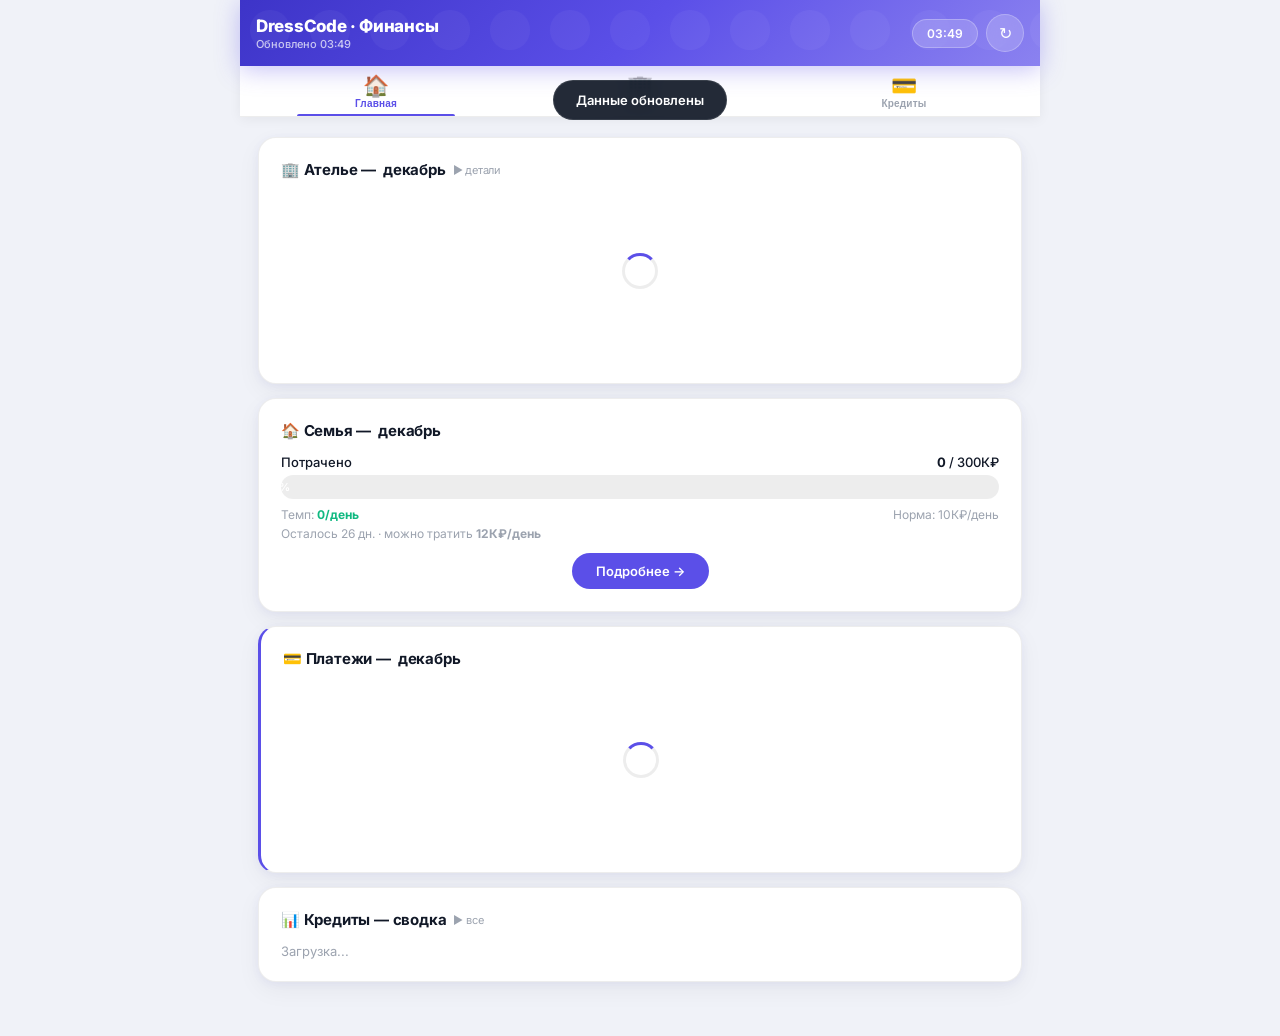
<file: budget/index.html>
<!DOCTYPE html>
<html lang="ru">
<head>
<meta charset="UTF-8">
<meta name="viewport" content="width=device-width, initial-scale=1.0, maximum-scale=1.0, user-scalable=no, viewport-fit=cover">
<link rel="manifest" href="manifest.json">
<title>DressCode · Финансы</title>
<style>
/* ===== DESIGN SYSTEM v4 ===== */
@import url('https://fonts.googleapis.com/css2?family=Inter:wght@400;500;600;700;800;900&display=swap');

:root {
  --primary: #5B4FE8;
  --primary-light: #8B82F0;
  --primary-dark: #3D34C8;
  --primary-glow: rgba(91,79,232,0.18);
  --green: #10B981;
  --green-light: rgba(16,185,129,0.12);
  --red: #EF4444;
  --red-light: rgba(239,68,68,0.10);
  --orange: #F59E0B;
  --orange-light: rgba(245,158,11,0.12);
  --bg: #F0F2F8;
  --surface: #FFFFFF;
  --surface-2: #F7F8FC;
  --border: rgba(0,0,0,0.07);
  --border-strong: rgba(0,0,0,0.12);
  --text: #111827;
  --text-2: #4B5563;
  --text-3: #9CA3AF;
  --r: 18px;
  --r-sm: 12px;
  --r-xs: 8px;
  --shadow-sm: 0 1px 4px rgba(0,0,0,0.07), 0 4px 16px rgba(0,0,0,0.04);
  --shadow-md: 0 4px 12px rgba(0,0,0,0.08), 0 12px 40px rgba(0,0,0,0.06);
  --shadow-card: 0 2px 8px rgba(91,79,232,0.06), 0 8px 24px rgba(0,0,0,0.05);
}

* { margin: 0; padding: 0; box-sizing: border-box; -webkit-tap-highlight-color: transparent; }
body {
  font-family: 'Inter', -apple-system, BlinkMacSystemFont, 'Segoe UI', sans-serif;
  background: var(--bg); color: var(--text);
  padding-bottom: 20px;
  -webkit-font-smoothing: antialiased;
}

/* ===== HEADER ===== */
.app-header {
  background: linear-gradient(135deg, var(--primary-dark) 0%, var(--primary) 50%, var(--primary-light) 100%);
  color: white; padding: 14px 16px;
  display: flex; justify-content: space-between; align-items: center;
  position: sticky; top: 0; z-index: 100;
  box-shadow: 0 4px 24px rgba(91,79,232,0.35);
}
.app-header::before {
  content: ''; position: absolute; inset: 0;
  background: url("data:image/svg+xml,%3Csvg width='60' height='60' viewBox='0 0 60 60' xmlns='http://www.w3.org/2000/svg'%3E%3Cg fill='none' fill-rule='evenodd'%3E%3Cg fill='%23ffffff' fill-opacity='0.04'%3E%3Ccircle cx='30' cy='30' r='20'/%3E%3C/g%3E%3C/g%3E%3C/svg%3E");
  pointer-events: none;
}
.app-title { font-size: 17px; font-weight: 800; letter-spacing: -0.3px; position: relative; }
.app-subtitle { font-size: 11px; opacity: 0.7; font-weight: 500; margin-top: 1px; position: relative; }
.header-right { display: flex; align-items: center; gap: 8px; position: relative; }
.update-badge {
  background: rgba(255,255,255,0.18); backdrop-filter: blur(10px);
  border: 1px solid rgba(255,255,255,0.25);
  padding: 6px 14px; border-radius: 50px;
  font-size: 12px; font-weight: 600; white-space: nowrap;
}
.btn-refresh {
  background: rgba(255,255,255,0.18); backdrop-filter: blur(10px);
  border: 1px solid rgba(255,255,255,0.25); color: white;
  width: 38px; height: 38px; border-radius: 50%;
  font-size: 16px; cursor: pointer;
  display: flex; align-items: center; justify-content: center;
  transition: background 0.2s, transform 0.15s;
}
.btn-refresh:active { transform: scale(0.93); }
.btn-refresh.spinning { animation: spin 0.8s linear infinite; }

/* ===== NAV ===== */
.bottom-nav {
  position: sticky; top: 56px;
  background: rgba(255,255,255,0.95); backdrop-filter: blur(20px);
  display: flex; border-bottom: 1px solid var(--border);
  z-index: 98; padding: 0 4px;
  box-shadow: 0 2px 12px rgba(0,0,0,0.06);
}
.nav-btn {
  flex: 1; padding: 9px 4px 7px; border: none; background: none; cursor: pointer;
  display: flex; flex-direction: column; align-items: center; gap: 2px;
  color: var(--text-3); font-size: 10px; font-weight: 600;
  letter-spacing: 0.2px; transition: color 0.2s; position: relative;
}
.nav-btn.active { color: var(--primary); }
.nav-btn.active::after {
  content: ''; position: absolute; bottom: 0; left: 20%; right: 20%;
  height: 2.5px; background: var(--primary); border-radius: 2px 2px 0 0;
}
.nav-icon { font-size: 21px; line-height: 1; }

/* ===== TABS ===== */
.main-tab { display: none; padding: 16px 14px; min-height: calc(100vh - 110px); }
.main-tab.active { display: block; }

/* ===== CARDS ===== */
.card {
  background: var(--surface); border-radius: var(--r);
  padding: 18px; margin-bottom: 14px;
  box-shadow: var(--shadow-card); border: 1px solid var(--border);
}
.card-header {
  font-size: 15px; font-weight: 700; margin-bottom: 14px;
  display: flex; align-items: center; gap: 7px;
  color: var(--text); letter-spacing: -0.2px;
}
.card-gradient {
  background: linear-gradient(135deg, var(--primary-dark) 0%, var(--primary) 60%, var(--primary-light) 100%);
  color: white; border-radius: var(--r); padding: 20px; margin-bottom: 14px;
  box-shadow: 0 8px 32px rgba(91,79,232,0.3); position: relative; overflow: hidden;
}
.card-gradient::after {
  content: ''; position: absolute; top: -40px; right: -40px;
  width: 140px; height: 140px; background: rgba(255,255,255,0.07); border-radius: 50%;
}
.card-clickable { cursor: pointer; transition: transform 0.15s, box-shadow 0.15s; }
.card-clickable:active { transform: scale(0.99); box-shadow: var(--shadow-sm); }

/* ===== NEXT PAYMENT ===== */
.priority-card { border-left: 3px solid var(--primary); }
.next-payment {
  background: linear-gradient(135deg, #FFF8F0, #FFF3E0); border-radius: var(--r-sm);
  padding: 14px 16px; margin-bottom: 14px;
  border: 1px solid rgba(245,158,11,0.2); box-shadow: 0 2px 8px rgba(245,158,11,0.08);
}
.next-payment.urgent { background: linear-gradient(135deg, #FFF5F5, #FFEBEE); border-color: rgba(239,68,68,0.2); }
.next-payment.today { border-color: rgba(239,68,68,0.25); }
.next-label { font-size: 10px; font-weight: 700; color: var(--orange); text-transform: uppercase; letter-spacing: 0.8px; }
.next-payment.urgent .next-label { color: var(--red); }
.next-info { font-size: 17px; font-weight: 800; margin: 5px 0 3px; letter-spacing: -0.3px; }
.next-date { font-size: 12px; color: var(--text-2); font-weight: 500; }

/* ===== PAY ROWS ===== */
.pay-row { display: flex; align-items: center; padding: 9px 0; border-bottom: 1px solid var(--border); font-size: 13px; }
.pay-row:last-child { border-bottom: none; }
.pay-row.paid { opacity: 0.38; }
.pay-day { width: 36px; font-weight: 600; color: var(--text-3); font-size: 12px; }
.pay-name { flex: 1; font-weight: 500; }
.pay-amount { font-weight: 700; margin-right: 8px; }
.pay-status { font-size: 15px; }

/* ===== FORECAST ===== */
.forecast-box { padding: 13px 16px; border-radius: var(--r-sm); margin-top: 12px; text-align: center; font-size: 13px; font-weight: 600; }
.forecast-ok { background: var(--green-light); color: #065F46; border: 1px solid rgba(16,185,129,0.2); }
.forecast-bad { background: var(--red-light); color: #991B1B; border: 1px solid rgba(239,68,68,0.2); }

/* ===== BIZ MINI ===== */
.biz-mini { display: flex; gap: 10px; margin-bottom: 12px; }
.biz-mini-box {
  flex: 1; background: var(--surface-2); border-radius: var(--r-sm);
  padding: 13px 10px; text-align: center;
  border: 1px solid var(--border); box-shadow: var(--shadow-sm);
}
.biz-mini-label { font-size: 10px; color: var(--text-3); text-transform: uppercase; letter-spacing: 0.5px; font-weight: 600; }
.biz-mini-value { font-size: 18px; font-weight: 800; margin-top: 5px; letter-spacing: -0.5px; }
.biz-mini-sub { font-size: 10px; color: var(--text-3); margin-top: 3px; font-weight: 500; }

/* ===== FAMILY BAR ===== */
.fam-bar { display: flex; justify-content: space-between; font-size: 13px; margin-bottom: 5px; font-weight: 500; }

/* ===== PROGRESS ===== */
.progress-wrap {
  background: rgba(255,255,255,0.18); border-radius: 50px; height: 28px;
  overflow: hidden; margin-top: 10px; border: 1px solid rgba(255,255,255,0.2);
}
.progress-fill {
  height: 100%; border-radius: 50px; display: flex; align-items: center; justify-content: center;
  font-size: 11px; font-weight: 700; color: white;
  transition: width 0.8s cubic-bezier(0.4,0,0.2,1);
  background: linear-gradient(90deg, var(--green) 0%, #34D399 100%);
}
.progress-bg { background: rgba(0,0,0,0.07); border-radius: 50px; height: 24px; overflow: hidden; }
.progress-fg {
  height: 100%; border-radius: 50px; display: flex; align-items: center; justify-content: center;
  font-size: 11px; font-weight: 700; color: white;
  background: linear-gradient(90deg, var(--primary-dark), var(--primary-light));
  transition: width 0.7s cubic-bezier(0.4,0,0.2,1);
}

/* ===== STATS GRID ===== */
.stats-grid { display: grid; grid-template-columns: repeat(auto-fit, minmax(96px, 1fr)); gap: 8px; }
.stat-box {
  background: rgba(255,255,255,0.13); padding: 11px 8px; border-radius: var(--r-sm);
  text-align: center; min-width: 0; overflow: hidden;
  border: 1px solid rgba(255,255,255,0.15); backdrop-filter: blur(6px);
}
.stat-label { font-size: 9px; opacity: 0.8; text-transform: uppercase; letter-spacing: 0.4px; font-weight: 600; white-space: nowrap; overflow: hidden; text-overflow: ellipsis; }
.stat-value { font-size: clamp(12px, 3.5vw, 18px); font-weight: 800; margin-top: 4px; overflow: hidden; text-overflow: ellipsis; white-space: nowrap; letter-spacing: -0.3px; }
.stat-sub { font-size: 9px; opacity: 0.65; margin-top: 3px; overflow: hidden; text-overflow: ellipsis; white-space: nowrap; }

/* ===== BRANCH CARDS ===== */
.filial-card {
  background: var(--surface); border-radius: var(--r); padding: 18px; margin-bottom: 12px;
  box-shadow: var(--shadow-card); border: 1px solid var(--border);
  cursor: pointer; transition: transform 0.15s, box-shadow 0.15s;
}
.filial-card:active { transform: scale(0.99); box-shadow: var(--shadow-sm); }
.filial-top { display: flex; justify-content: space-between; align-items: center; margin-bottom: 12px; }
.filial-name { font-size: 15px; font-weight: 700; letter-spacing: -0.3px; }
.filial-rank { background: var(--primary-glow); color: var(--primary); font-size: 11px; padding: 4px 10px; border-radius: 50px; font-weight: 700; }
.filial-row { display: flex; justify-content: space-between; font-size: 13px; padding: 4px 0; color: var(--text-2); }
.filial-row strong { color: var(--text); }
.filial-perf { padding: 7px 12px; border-radius: 50px; text-align: center; font-size: 12px; font-weight: 700; margin-top: 10px; }
.perf-high { background: var(--green-light); color: #065F46; border: 1px solid rgba(16,185,129,0.2); }
.perf-med { background: var(--orange-light); color: #92400E; border: 1px solid rgba(245,158,11,0.2); }
.perf-low { background: var(--red-light); color: #991B1B; border: 1px solid rgba(239,68,68,0.2); }

/* ===== CREDIT CARDS ===== */
.credit-card {
  background: var(--surface); border-radius: var(--r); padding: 18px; margin-bottom: 12px;
  box-shadow: var(--shadow-card); border: 1px solid var(--border);
}
.credit-card.grace { border-left: 3px solid var(--red); }
.credit-top { display: flex; justify-content: space-between; align-items: flex-start; margin-bottom: 8px; }
.credit-name { font-weight: 700; font-size: 15px; letter-spacing: -0.3px; }
.credit-rate { font-size: 13px; font-weight: 700; color: var(--red); background: var(--red-light); padding: 3px 8px; border-radius: 6px; }
.credit-amount { font-size: 22px; font-weight: 900; margin: 8px 0 4px; letter-spacing: -0.5px; }
.credit-row { display: flex; justify-content: space-between; font-size: 12px; padding: 3px 0; color: var(--text-3); font-weight: 500; }
.credit-progress { background: var(--bg); height: 8px; border-radius: 50px; margin-top: 12px; overflow: hidden; }
.credit-progress-fill { height: 100%; background: linear-gradient(90deg, var(--green), #34D399); border-radius: 50px; transition: width 0.5s; }

/* ===== MONTH SELECT ===== */
.month-select { padding: 12px 14px; display: flex; align-items: center; gap: 10px; }
.month-select select {
  padding: 9px 14px; border-radius: var(--r-sm); border: 1.5px solid var(--border-strong);
  font-size: 14px; font-weight: 600; background: var(--surface); color: var(--text);
  font-family: inherit; outline: none; cursor: pointer; box-shadow: var(--shadow-sm);
}

/* ===== LOADING / ERROR ===== */
.loading-box { text-align: center; padding: 60px 20px; color: var(--text-3); }
.spinner { width: 36px; height: 36px; border: 3px solid var(--border); border-top-color: var(--primary); border-radius: 50%; animation: spin 0.75s linear infinite; margin: 0 auto 12px; }
@keyframes spin { to { transform: rotate(360deg); } }
.error-box { background: var(--red-light); color: #991B1B; padding: 18px; border-radius: var(--r-sm); text-align: center; font-size: 13px; font-weight: 600; border: 1px solid rgba(239,68,68,0.2); }

/* ===== TOAST ===== */
.toast {
  position: fixed; top: 80px; left: 50%; transform: translateX(-50%) translateY(-120px);
  background: rgba(17,24,39,0.92); backdrop-filter: blur(12px); color: white;
  padding: 11px 22px; border-radius: 50px; font-size: 13px; font-weight: 600;
  z-index: 300; transition: transform 0.3s cubic-bezier(0.34,1.56,0.64,1);
  pointer-events: none; border: 1px solid rgba(255,255,255,0.1);
}
.toast.show { transform: translateX(-50%) translateY(0); }

/* ===== OVERLAY ===== */
@keyframes slideUp { from { transform: translateY(100%); } to { transform: translateY(0); } }
.overlay-bg {
  position: fixed; top: 0; left: 0; right: 0; bottom: 0;
  background: rgba(0,0,0,0.5); z-index: 200; display: none;
}
.overlay-panel {
  position: fixed; bottom: 0; left: 0; right: 0;
  background: var(--bg); border-radius: 20px 20px 0 0;
  max-height: 92vh; overflow-y: auto; z-index: 201;
  animation: slideUp 0.3s ease;
}
.overlay-handle { width: 40px; height: 4px; background: #ddd; border-radius: 2px; margin: 12px auto 0; }
.overlay-close {
  background: white; padding: 16px; text-align: center; font-size: 15px;
  font-weight: 600; color: var(--primary); cursor: pointer;
  border-top: 1px solid #eee; position: sticky; bottom: 0;
}

/* ===== GRACE COUNTDOWN ===== */
.grace-badge {
  display: inline-flex; align-items: center; gap: 4px;
  background: var(--red-light); color: var(--red); font-size: 11px;
  font-weight: 700; padding: 4px 10px; border-radius: 50px;
  border: 1px solid rgba(239,68,68,0.2);
}

/* ===== DESKTOP ===== */
@media (min-width: 640px) {
  body { max-width: 680px; margin: 0 auto; }
  .main-tab { padding: 20px 18px; }
  .card, .filial-card, .credit-card { padding: 22px; }
}
@media (min-width: 1024px) { body { max-width: 800px; } }
</style>
</head>
<body>

<!-- HEADER -->
<header class="app-header">
  <div>
    <div class="app-title">DressCode · Финансы</div>
    <div class="app-subtitle" id="headerSubtitle">Загрузка...</div>
  </div>
  <div class="header-right">
    <div class="update-badge" id="updateBadge">—</div>
    <button class="btn-refresh" id="btnRefresh" onclick="refreshAll()" title="Обновить">&#x21bb;</button>
  </div>
</header>

<nav class="bottom-nav">
  <button class="nav-btn active" onclick="switchTab('home',this)" id="nav-home">
    <span class="nav-icon">&#x1F3E0;</span>Главная
  </button>
  <button class="nav-btn" onclick="switchTab('business',this)" id="nav-business">
    <span class="nav-icon">&#x1F3E2;</span>Бизнес
  </button>
  <button class="nav-btn" onclick="switchTab('credits',this)" id="nav-credits">
    <span class="nav-icon">&#x1F4B3;</span>Кредиты
  </button>
</nav>

<!-- ══════ TAB: ГЛАВНАЯ ══════ -->
<div class="main-tab active" id="tab-home">
  <div class="card card-clickable" id="card-biz-summary" onclick="switchTab('business',document.getElementById('nav-business'))">
    <div class="card-header">&#x1F3E2; Ателье — <span id="bizSummaryMonth">март</span> <span style="font-size:11px;color:var(--text-3);font-weight:400;">&#x25B6; детали</span></div>
    <div id="bizSummaryContent"><div class="loading-box"><div class="spinner"></div></div></div>
  </div>
  <div class="card" id="card-family-summary">
    <div class="card-header">&#x1F3E0; Семья — <span id="famSummaryMonth">март</span></div>
    <div id="familySummaryContent"><div style="font-size:13px;color:var(--text-3);">Загрузка данных...</div></div>
    <div style="margin-top:12px;text-align:center;">
      <a href="family.html" style="display:inline-block;padding:10px 24px;background:var(--primary);color:white;border-radius:50px;font-size:13px;font-weight:600;text-decoration:none;">Подробнее &#x2192;</a>
    </div>
  </div>
  <div class="card priority-card" id="card-payments">
    <div class="card-header">&#x1F4B3; Платежи — <span id="payMonthName">март</span></div>
    <div id="paymentsContent"><div class="loading-box"><div class="spinner"></div></div></div>
  </div>
  <div class="card card-clickable" id="card-credits-summary" onclick="switchTab('credits',document.getElementById('nav-credits'))">
    <div class="card-header">&#x1F4CA; Кредиты — сводка <span style="font-size:11px;color:var(--text-3);font-weight:400;">&#x25B6; все</span></div>
    <div id="creditsSummaryHome"><div style="font-size:13px;color:var(--text-3);">Загрузка...</div></div>
  </div>
</div>

<!-- ══════ TAB: БИЗНЕС ══════ -->
<div class="main-tab" id="tab-business">
  <div class="month-select">
    <span style="font-weight:600;">Месяц:</span>
    <select id="bizMonthSelect" onchange="loadBranches()">
      <option value="1">Январь</option><option value="2">Февраль</option>
      <option value="3">Март</option><option value="4">Апрель</option>
      <option value="5">Май</option><option value="6">Июнь</option>
      <option value="7">Июль</option><option value="8">Август</option>
      <option value="9">Сентябрь</option><option value="10">Октябрь</option>
      <option value="11">Ноябрь</option><option value="12">Декабрь</option>
    </select>
  </div>
  <div id="bizLoading"><div class="loading-box"><div class="spinner"></div><p>Загрузка филиалов...</p></div></div>
  <div id="bizError" style="display:none;"></div>
  <div id="bizOverviewContent" style="display:none;">
    <div class="card-gradient">
      <div style="text-align:center;font-size:16px;font-weight:700;margin-bottom:14px;">Сеть из 10 ателье</div>
      <div class="stats-grid" style="grid-template-columns:repeat(3,1fr);">
        <div class="stat-box" style="cursor:pointer;" onclick="openNetworkDetail('atelie')"><div class="stat-label">Ателье &#x25B8;</div><div class="stat-value" id="ov-atelie">—</div><div class="stat-sub" id="ov-atelie-plan"></div></div>
        <div class="stat-box" style="cursor:pointer;" onclick="openNetworkDetail('himch')"><div class="stat-label">Химчистка &#x25B8;</div><div class="stat-value" id="ov-himch">—</div><div class="stat-sub" id="ov-himch-plan"></div></div>
        <div class="stat-box" style="cursor:pointer;" onclick="openNetworkDetail('total')"><div class="stat-label">Всего &#x25B8;</div><div class="stat-value" id="ov-total">—</div><div class="stat-sub" id="ov-total-plan"></div></div>
        <div class="stat-box" style="cursor:pointer;" onclick="openNetworkDetail('clients')"><div class="stat-label">Клиенты &#x25B8;</div><div class="stat-value" id="ov-clients">—</div><div class="stat-sub" id="ov-avg-check"></div></div>
        <div class="stat-box" style="cursor:pointer;" onclick="openNetworkDetail('profit')"><div class="stat-label">Прибыль &#x25B8;</div><div class="stat-value" id="ov-profit">—</div><div class="stat-sub">чистая</div></div>
        <div class="stat-box" style="background:rgba(255,255,255,0.28);border:1px solid rgba(255,255,255,0.5);cursor:pointer;" onclick="openNetworkDetail('forecast')">
          <div class="stat-label">&#x1F52E; Прогноз &#x25B8;</div>
          <div class="stat-value" id="ov-forecast">—</div>
          <div class="stat-sub" id="ov-forecast-sub">тренд</div>
        </div>
      </div>
      <div class="progress-wrap"><div class="progress-fill" id="ov-progress" style="width:0%">0%</div></div>
    </div>
  </div>
  <div id="filialsGrid"></div>
</div>

<!-- ══════ TAB: КРЕДИТЫ ══════ -->
<div class="main-tab" id="tab-credits">
  <div id="creditsTabContent"><div class="loading-box"><div class="spinner"></div><p>Загрузка кредитов...</p></div></div>
</div>

<div class="toast" id="toast"></div>

<script>
// ═══════════════════════════════════════════════════════════════
// CONSTANTS
// ═══════════════════════════════════════════════════════════════
var API_ATELIE = 'https://script.google.com/macros/s/AKfycbwYYk5LU9uTxaPhJkt8X89mXpTlfZaR8dSQcw3SNZtIws1nYRlxy_MAGErMPmO4dY_b1g/exec';
var API_FAMILY = 'https://script.google.com/macros/s/AKfycbzg1ELGJnnS7rKKFchd5y5CieOOPFZ0-KsUtCN5FcRiu_gZUoZSI6k2-kBt2Ur7d6UR/exec';
var CACHE_KEY = 'dresscode_dashboard_v4';
var CACHE_TTL = 5 * 60 * 1000; // 5 минут
var MONTH_NAMES = ['','январь','февраль','март','апрель','май','июнь','июль','август','сентябрь','октябрь','ноябрь','декабрь'];
var MONTH_NAMES_CAP = ['','Январь','Февраль','Март','Апрель','Май','Июнь','Июль','Август','Сентябрь','Октябрь','Ноябрь','Декабрь'];

// ═══════════════════════════════════════════════════════════════
// STATE
// ═══════════════════════════════════════════════════════════════
var state = { branches: null, credits: [], familyTx: [], updatedAt: 0 };

// ═══════════════════════════════════════════════════════════════
// CACHE
// ═══════════════════════════════════════════════════════════════
function loadCache() {
  try {
    var raw = localStorage.getItem(CACHE_KEY);
    if (!raw) return null;
    var c = JSON.parse(raw);
    if (Date.now() - c.updatedAt > CACHE_TTL) return null;
    return c;
  } catch(e) { return null; }
}
function saveCache(s) {
  try { localStorage.setItem(CACHE_KEY, JSON.stringify(s)); } catch(e) {}
}

// ═══════════════════════════════════════════════════════════════
// FETCH HELPERS
// ═══════════════════════════════════════════════════════════════
function fetchWithTimeout(url, timeout) {
  timeout = timeout || 15000;
  var controller = new AbortController();
  var id = setTimeout(function() { controller.abort(); }, timeout);
  return fetch(url, { signal: controller.signal }).then(function(r) {
    clearTimeout(id); return r;
  });
}

function fetchJSONP(url, timeout) {
  timeout = timeout || 20000;
  return new Promise(function(resolve, reject) {
    var cbName = 'cb_' + Math.random().toString(36).substr(2, 8) + '_' + Date.now();
    var timer = setTimeout(function() { delete window[cbName]; reject(new Error('JSONP timeout')); }, timeout);
    window[cbName] = function(response) {
      clearTimeout(timer); delete window[cbName];
      resolve(response);
    };
    var script = document.createElement('script');
    script.src = url + (url.indexOf('?') >= 0 ? '&' : '?') + 'callback=' + cbName;
    script.onerror = function() { clearTimeout(timer); delete window[cbName]; reject(new Error('JSONP error')); };
    document.head.appendChild(script);
    script.onload = function() { script.remove(); };
  });
}

// ═══════════════════════════════════════════════════════════════
// DATA LOADING
// ═══════════════════════════════════════════════════════════════
function refreshAll() {
  var btn = document.getElementById('btnRefresh');
  btn.classList.add('spinning');
  showToast('Обновление...');

  var month = new Date().getMonth() + 1;
  Promise.all([
    fetchWithTimeout(API_ATELIE + '?action=getBranches&month=' + month, 20000).then(function(r) { return r.json(); }).catch(function() { return null; }),
    fetchJSONP(API_FAMILY + '?type=credits').catch(function() { return { success: false }; }),
    fetchJSONP(API_FAMILY + '?type=transactions').catch(function() { return { success: false }; })
  ]).then(function(results) {
    var branches = results[0];
    var creditsResp = results[1];
    var familyResp = results[2];

    if (branches) state.branches = branches;
    if (creditsResp && creditsResp.success && creditsResp.data) state.credits = creditsResp.data;
    if (familyResp && familyResp.success && familyResp.data) state.familyTx = familyResp.data;

    state.updatedAt = Date.now();
    saveCache(state);
    renderAll();
    showLastUpdate();
    btn.classList.remove('spinning');
    showToast('Данные обновлены');
  }).catch(function(err) {
    btn.classList.remove('spinning');
    showToast('Ошибка: ' + err.message);
  });
}

function renderAll() {
  var cm = new Date().getMonth() + 1;
  document.getElementById('bizSummaryMonth').textContent = MONTH_NAMES[cm];
  document.getElementById('famSummaryMonth').textContent = MONTH_NAMES[cm];
  document.getElementById('payMonthName').textContent = MONTH_NAMES[cm];

  if (state.branches) {
    renderBizSummaryCard(state.branches);
    renderBizOverview(state.branches);
    renderFilials(state.branches);
  }
  if (state.credits.length) {
    renderPaymentsCard();
    renderCreditsSummaryHome();
    renderCreditsTab();
  }
  renderFamilyCard();
}

function showLastUpdate() {
  if (!state.updatedAt) return;
  var d = new Date(state.updatedAt);
  var hh = String(d.getHours()).padStart(2, '0');
  var mm = String(d.getMinutes()).padStart(2, '0');
  document.getElementById('updateBadge').textContent = hh + ':' + mm;
  document.getElementById('headerSubtitle').textContent = 'Обновлено ' + hh + ':' + mm;
}

// ═══════════════════════════════════════════════════════════════
// RENDER: HOME — BIZ SUMMARY
// ═══════════════════════════════════════════════════════════════
function renderBizSummaryCard(data) {
  if (!data || !data.totals) {
    document.getElementById('bizSummaryContent').innerHTML = '<div style="color:var(--text-3);font-size:13px;">Нет данных</div>';
    return;
  }
  var t = data.totals;
  var pct = t.performance ? t.performance.total : 0;
  var cm = new Date().getMonth() + 1;
  var dayOfMonth = new Date().getDate();
  var pctColor = (dayOfMonth <= 5 && cm === (data.currentMonth || cm)) ? 'var(--orange)' : (pct >= 95 ? 'var(--green)' : pct >= 80 ? 'var(--orange)' : 'var(--red)');

  var html = '<div class="biz-mini">';
  html += '<div class="biz-mini-box"><div class="biz-mini-label">Выручка</div><div class="biz-mini-value">' + fmtShort(t.fact.total) + '</div><div class="biz-mini-sub">план ' + fmtShort(t.plan.total) + '</div></div>';
  html += '<div class="biz-mini-box"><div class="biz-mini-label">Прибыль</div><div class="biz-mini-value" style="color:' + (t.fact.profit >= 0 ? 'var(--green)' : 'var(--red)') + ';">' + fmtShort(t.fact.profit) + '</div><div class="biz-mini-sub">' + (t.fact.clients || 0) + ' клиентов</div></div>';
  html += '<div class="biz-mini-box"><div class="biz-mini-label">План</div><div class="biz-mini-value" style="color:' + pctColor + ';">' + pct + '%</div><div class="biz-mini-sub">выполнения</div></div>';
  html += '</div>';
  html += '<div class="progress-bg"><div class="progress-fg" style="width:' + Math.min(pct, 100) + '%;background:' + pctColor + ';">' + pct + '%</div></div>';
  document.getElementById('bizSummaryContent').innerHTML = html;
}

// ═══════════════════════════════════════════════════════════════
// RENDER: HOME — FAMILY SUMMARY
// ═══════════════════════════════════════════════════════════════
function renderFamilyCard() {
  var now = new Date();
  var cm = now.getMonth() + 1;
  var yr = now.getFullYear();
  var today = now.getDate();
  var daysInMonth = new Date(yr, cm, 0).getDate();
  var daysLeft = daysInMonth - today;
  var budget = 300000;

  // Считаем траты текущего месяца из транзакций
  var spent = 0;
  state.familyTx.forEach(function(tx) {
    if (!tx.date || !tx.amount) return;
    var d = new Date(tx.date);
    if (d.getMonth() + 1 === cm && d.getFullYear() === yr && tx.amount < 0) {
      spent += Math.abs(tx.amount);
    }
  });

  var pct = budget > 0 ? Math.round(spent / budget * 100) : 0;
  var over = spent > budget;
  var diff = Math.abs(spent - budget);
  var dailyActual = today > 0 ? Math.round(spent / today) : 0;
  var dailyTarget = Math.round(budget / daysInMonth);
  var tempoOk = dailyActual <= dailyTarget * 1.1;
  var remaining = budget - spent;
  var dailyNeeded = daysLeft > 0 ? Math.round(remaining / daysLeft) : 0;

  var html = '';
  html += '<div class="fam-bar"><span>Потрачено</span><span><strong>' + fmtShort(spent) + '</strong> / ' + fmtShort(budget) + '</span></div>';
  html += '<div class="progress-bg" style="margin-bottom:8px;"><div class="progress-fg" style="width:' + Math.min(pct, 100) + '%;background:' + (over ? 'var(--red)' : 'var(--green)') + ';">' + pct + '%</div></div>';
  html += '<div style="display:flex;justify-content:space-between;font-size:12px;color:var(--text-3);margin-bottom:4px;">';
  html += '<span>Темп: <strong style="color:' + (tempoOk ? 'var(--green)' : 'var(--red)') + ';">' + fmtShort(dailyActual) + '/день</strong></span>';
  html += '<span>Норма: ' + fmtShort(dailyTarget) + '/день</span></div>';
  if (daysLeft > 0) {
    html += '<div style="font-size:12px;color:var(--text-3);">Осталось ' + daysLeft + ' дн. · можно тратить <strong>' + fmtShort(dailyNeeded) + '/день</strong></div>';
  }
  if (over) {
    html += '<div style="text-align:center;font-size:13px;color:var(--red);font-weight:600;margin-top:8px;">Перерасход: ' + fmtShort(diff) + '</div>';
  } else if (spent > 0) {
    html += '<div style="text-align:center;font-size:13px;color:var(--green);font-weight:600;margin-top:8px;">В запасе: ' + fmtShort(diff) + '</div>';
  }

  // ГРЕЙС — обратный отсчёт
  state.credits.forEach(function(c) {
    var st = String(c.status || '');
    if (!st.includes('ГРЕЙС')) return;
    var m = st.match(/(\d{2})\.(\d{2})\.(\d{4})/);
    if (!m) return;
    var graceDate = new Date(parseInt(m[3]), parseInt(m[2]) - 1, parseInt(m[1]));
    var graceDays = Math.ceil((graceDate - now) / 86400000);
    var gc = graceDays <= 14 ? 'var(--red)' : graceDays <= 30 ? 'var(--orange)' : 'var(--green)';
    html += '<div style="display:flex;justify-content:space-between;font-size:12px;padding:6px 10px;background:' + (graceDays <= 14 ? '#FFEBEE' : '#FFF8E1') + ';border-radius:8px;margin-top:8px;">';
    html += '<span>&#x1F4B3; ' + c.name + ' — ГРЕЙС</span>';
    html += '<span style="font-weight:700;color:' + gc + ';">' + graceDays + ' дн.</span></div>';
  });

  document.getElementById('familySummaryContent').innerHTML = html;
}

// ═══════════════════════════════════════════════════════════════
// RENDER: HOME — PAYMENTS
// ═══════════════════════════════════════════════════════════════
function renderPaymentsCard() {
  var now = new Date();
  var today = now.getDate();
  var cm = now.getMonth() + 1;

  var active = state.credits.filter(function(c) {
    var st = String(c.status || '');
    return st === 'Активный' || st.includes('ГРЕЙС');
  });

  var withDay = active.filter(function(c) { return c.paymentDay > 0; }).map(function(c) {
    return { name: c.name, amount: c.payment, day: c.paymentDay, isPast: c.paymentDay < today, isToday: c.paymentDay === today, daysUntil: c.paymentDay >= today ? c.paymentDay - today : 30 };
  }).sort(function(a, b) { return a.day - b.day; });

  var noDay = active.filter(function(c) { return !c.paymentDay || c.paymentDay === 0; });
  var noDayTotal = noDay.reduce(function(s, c) { return s + (c.payment || 0); }, 0);
  var totalMonthly = active.reduce(function(s, c) { return s + (c.payment || 0); }, 0);
  var remaining = withDay.filter(function(p) { return !p.isPast; }).reduce(function(s, p) { return s + p.amount; }, 0) + noDayTotal;

  var html = '';
  var next = withDay.find(function(p) { return !p.isPast; });
  if (next) {
    var cls = next.daysUntil === 0 ? 'today' : next.daysUntil <= 2 ? 'urgent' : '';
    var when = next.isToday ? 'СЕГОДНЯ!' : (next.daysUntil === 1 ? 'завтра' : 'через ' + next.daysUntil + ' дн.');
    html += '<div class="next-payment ' + cls + '"><div class="next-label">Ближайший платёж</div>';
    html += '<div class="next-info">' + next.name + ' — ' + fmt(next.amount) + '</div>';
    html += '<div class="next-date">' + next.day + ' ' + MONTH_NAMES[cm] + ' · ' + when + '</div></div>';
  }
  html += '<div style="margin-bottom:8px;">';
  withDay.forEach(function(p) {
    var status = p.isPast ? '&#x2705;' : (p.isToday ? '&#x1F534;' : '&#x23F3;');
    html += '<div class="pay-row ' + (p.isPast ? 'paid' : '') + '">';
    html += '<span class="pay-day">' + p.day + '-е</span><span class="pay-name">' + p.name + '</span>';
    html += '<span class="pay-amount">' + fmt(p.amount) + '</span><span class="pay-status">' + status + '</span></div>';
  });
  if (noDay.length > 0) {
    html += '<div class="pay-row" style="opacity:0.6;"><span class="pay-day">—</span>';
    html += '<span class="pay-name">' + noDay.length + ' без указанной даты</span>';
    html += '<span class="pay-amount">' + fmtShort(noDayTotal) + '</span><span class="pay-status">&#x1F4C5;</span></div>';
  }
  html += '</div>';
  html += '<div style="background:var(--bg);border-radius:12px;padding:12px;font-size:13px;">';
  html += '<div style="display:flex;justify-content:space-between;margin-bottom:4px;"><span>Итого в месяце:</span><strong>' + fmtShort(totalMonthly) + '</strong></div>';
  html += '<div style="display:flex;justify-content:space-between;"><span>Осталось заплатить:</span><strong style="color:var(--red);">−' + fmtShort(remaining) + '</strong></div>';
  html += '</div>';
  document.getElementById('paymentsContent').innerHTML = html;
}

// ═══════════════════════════════════════════════════════════════
// RENDER: HOME — CREDITS SUMMARY
// ═══════════════════════════════════════════════════════════════
function renderCreditsSummaryHome() {
  var active = state.credits.filter(function(c) { var s = String(c.status || ''); return s === 'Активный' || s.includes('ГРЕЙС'); });
  var totalDebt = active.reduce(function(s, c) { return s + (parseFloat(c.balanceCurrent) || parseFloat(c.balanceInit) || 0); }, 0);
  var totalInit = active.reduce(function(s, c) { return s + (parseFloat(c.balanceInit) || 0); }, 0);
  var paidPct = totalInit > 0 ? Math.round((1 - totalDebt / totalInit) * 100) : 0;
  var totalMonthly = active.reduce(function(s, c) { return s + (parseFloat(c.payment) || 0); }, 0);

  var html = '<div style="display:flex;gap:10px;">';
  html += '<div style="flex:1;"><div style="font-size:11px;color:var(--text-3);">Общий долг</div><div style="font-size:20px;font-weight:800;">' + fmtShort(totalDebt) + '</div></div>';
  html += '<div style="flex:1;"><div style="font-size:11px;color:var(--text-3);">Ежемесячно</div><div style="font-size:20px;font-weight:800;color:var(--red);">' + fmtShort(totalMonthly) + '</div></div>';
  html += '<div style="flex:1;"><div style="font-size:11px;color:var(--text-3);">Погашено</div><div style="font-size:20px;font-weight:800;color:var(--green);">' + Math.max(paidPct, 0) + '%</div></div>';
  html += '</div>';
  html += '<div class="progress-bg" style="margin-top:10px;"><div class="progress-fg" style="width:' + Math.max(paidPct, 0) + '%;background:var(--green);">' + Math.max(paidPct, 0) + '%</div></div>';
  document.getElementById('creditsSummaryHome').innerHTML = html;
}

// ═══════════════════════════════════════════════════════════════
// RENDER: CREDITS TAB
// ═══════════════════════════════════════════════════════════════
function renderCreditsTab() {
  var credits = state.credits;
  if (!credits.length) {
    document.getElementById('creditsTabContent').innerHTML = '<div class="error-box">Кредиты не загружены. Проверьте лист КРЕДИТЫ в Google Sheets.</div>';
    return;
  }

  var active = credits.filter(function(c) { var s = String(c.status || ''); return s === 'Активный' || s.includes('ГРЕЙС'); });
  var totalDebt = active.reduce(function(s, c) { return s + (parseFloat(c.balanceCurrent) || parseFloat(c.balanceInit) || 0); }, 0);
  var totalInit = active.reduce(function(s, c) { return s + (parseFloat(c.balanceInit) || 0); }, 0);
  var paidPct = totalInit > 0 ? Math.round((1 - totalDebt / totalInit) * 100) : 0;
  var totalMonthly = active.reduce(function(s, c) { return s + (parseFloat(c.payment) || 0); }, 0);

  var html = '';
  html += '<div class="card" style="text-align:center;">';
  html += '<div style="font-size:12px;color:var(--text-3);">Общий долг</div>';
  html += '<div style="font-size:28px;font-weight:900;letter-spacing:-0.5px;">' + fmtShort(totalDebt) + '</div>';
  html += '<div class="progress-bg" style="margin:12px 0;"><div class="progress-fg" style="width:' + Math.max(paidPct, 0) + '%;background:var(--green);">' + Math.max(paidPct, 0) + '%</div></div>';
  html += '<div style="display:flex;justify-content:center;gap:20px;font-size:13px;">';
  html += '<span>Погашено: <strong style="color:var(--green);">' + fmtShort(Math.max(totalInit - totalDebt, 0)) + '</strong></span>';
  html += '<span>В месяц: <strong style="color:var(--red);">' + fmtShort(totalMonthly) + '</strong></span>';
  html += '</div></div>';

  // Сортируем: по ставке (дороже → дешевле), ГРЕЙС — первые
  var sorted = credits.slice().sort(function(a, b) {
    var aGrace = String(a.status || '').includes('ГРЕЙС') ? 1 : 0;
    var bGrace = String(b.status || '').includes('ГРЕЙС') ? 1 : 0;
    if (aGrace !== bGrace) return bGrace - aGrace;
    return (parseFloat(b.rate) || 0) - (parseFloat(a.rate) || 0);
  });

  sorted.forEach(function(c) {
    var balance = parseFloat(c.balanceCurrent) || parseFloat(c.balanceInit) || 0;
    var init = parseFloat(c.balanceInit) || 0;
    var rate = parseFloat(c.rate) || 0;
    var payment = parseFloat(c.payment) || 0;
    var paidPctC = init > 0 ? Math.round((1 - balance / init) * 100) : 0;
    var rateStr = rate > 1 ? rate.toFixed(1) + '%' : (rate * 100).toFixed(1) + '%';
    var isGrace = String(c.status || '').includes('ГРЕЙС');

    html += '<div class="credit-card ' + (isGrace ? 'grace' : '') + '">';
    html += '<div class="credit-top"><div class="credit-name">' + c.name + '</div><span class="credit-rate">' + rateStr + '</span></div>';
    html += '<div class="credit-amount">' + fmt(balance) + '</div>';
    if (payment > 0) html += '<div class="credit-row"><span>Платёж /мес</span><span>' + fmt(payment) + '</span></div>';
    if (c.paymentDay > 0) html += '<div class="credit-row"><span>День платежа</span><span>' + c.paymentDay + '-е число</span></div>';
    if (c.closeDate) html += '<div class="credit-row"><span>Закрытие</span><span>' + c.closeDate + '</span></div>';
    if (isGrace) {
      html += '<div style="margin-top:8px;"><span class="grace-badge">&#x26A0;&#xFE0F; ' + c.status + '</span></div>';
    }
    html += '<div class="credit-progress"><div class="credit-progress-fill" style="width:' + Math.max(paidPctC, 0) + '%;"></div></div>';
    html += '<div style="text-align:right;font-size:10px;color:var(--text-3);margin-top:2px;">Погашено ' + Math.max(paidPctC, 0) + '%</div>';
    html += '</div>';
  });

  document.getElementById('creditsTabContent').innerHTML = html;
}

// ═══════════════════════════════════════════════════════════════
// RENDER: BUSINESS — OVERVIEW
// ═══════════════════════════════════════════════════════════════
function renderBizOverview(data) {
  if (!data || !data.totals) return;
  var t = data.totals;
  document.getElementById('ov-atelie').textContent = fmt(t.fact.atelie);
  document.getElementById('ov-himch').textContent = fmt(t.fact.himchistka);
  document.getElementById('ov-total').textContent = fmt(t.fact.total);
  document.getElementById('ov-clients').textContent = t.fact.clients.toLocaleString('ru-RU');
  document.getElementById('ov-profit').textContent = fmt(t.fact.profit);

  if (t.plan.total > 0) {
    document.getElementById('ov-atelie-plan').textContent = 'План: ' + fmt(t.plan.atelie) + ' (' + t.performance.atelie + '%)';
    document.getElementById('ov-himch-plan').textContent = 'План: ' + fmt(t.plan.himchistka) + ' (' + t.performance.himchistka + '%)';
    document.getElementById('ov-total-plan').textContent = 'План: ' + fmt(t.plan.total) + ' (' + t.performance.total + '%)';
  }
  if (t.fact.avgCheck) document.getElementById('ov-avg-check').textContent = 'Ср.чек: ' + fmt(t.fact.avgCheck);

  var pct = t.performance ? Math.min(t.performance.total, 100) : 0;
  document.getElementById('ov-progress').style.width = pct + '%';
  document.getElementById('ov-progress').textContent = (t.performance ? t.performance.total : 0) + '%';

  var netForecast = calcNetworkForecast(data.filials);
  if (netForecast > 0) {
    document.getElementById('ov-forecast').textContent = fmtShort(netForecast);
    var fcPct = t.plan.total > 0 ? Math.round(netForecast / t.plan.total * 100) : 0;
    document.getElementById('ov-forecast-sub').textContent = fcPct + '% плана';
  }

  document.getElementById('bizLoading').style.display = 'none';
  document.getElementById('bizOverviewContent').style.display = 'block';
}

function calcNetworkForecast(filials) {
  if (!filials) return 0;
  var month = new Date().getMonth() + 1;
  return filials.reduce(function(sum, f) {
    var fc3 = calcForecast3Weeks(f.fact.total, month);
    return sum + (fc3 ? fc3.total : f.fact.total);
  }, 0);
}

function calcForecast3Weeks(factTotal, month) {
  var now = new Date();
  var daysInMonth = new Date(now.getFullYear(), month, 0).getDate();
  var daysPassed = (now.getMonth() + 1) === month ? now.getDate() : ((now.getMonth() + 1) > month ? daysInMonth : 0);
  if (daysPassed === 0) return null;
  var nonWork = (month === 1) ? 5 : 0;
  var workPassed = Math.max(1, daysPassed - (month === 1 ? Math.min(nonWork, daysPassed) : 0));
  var workTotal = daysInMonth - nonWork;
  var workLeft = workTotal - workPassed;
  var dailyAvg = factTotal / workPassed;
  return { total: Math.round(factTotal + dailyAvg * Math.max(0, workLeft)), daysPassed: workPassed, daysLeft: workLeft, daysInMonth: workTotal, note: '(' + workPassed + ' раб.дн.)' };
}

// ═══════════════════════════════════════════════════════════════
// RENDER: BUSINESS — FILIALS
// ═══════════════════════════════════════════════════════════════
function renderFilials(data) {
  var grid = document.getElementById('filialsGrid');
  grid.innerHTML = '';
  if (!data || !data.filials) return;
  var month = data.currentMonth || (new Date().getMonth() + 1);
  var nowMonth = new Date().getMonth() + 1;
  var dayOfMonth = new Date().getDate();

  var withZone = data.filials.map(function(f) {
    var perf = f.performance.total;
    var zone;
    if (dayOfMonth <= 5 && month === nowMonth) zone = 'yellow'; // Не красим в красный первые 5 дней
    else zone = perf >= 95 ? 'green' : perf >= 85 ? 'yellow' : 'red';
    return Object.assign({}, f, { zone: zone });
  });
  var sorted = [].concat(
    withZone.filter(function(f) { return f.zone === 'red'; }).sort(function(a, b) { return a.performance.total - b.performance.total; }),
    withZone.filter(function(f) { return f.zone === 'yellow'; }).sort(function(a, b) { return a.performance.total - b.performance.total; }),
    withZone.filter(function(f) { return f.zone === 'green'; }).sort(function(a, b) { return b.performance.total - a.performance.total; })
  );

  var zoneTitles = { red: '&#x1F534; Требуют внимания', yellow: '&#x1F7E1; Под наблюдением', green: '&#x1F7E2; Идут хорошо' };
  var lastZone = '';

  sorted.forEach(function(f, i) {
    var zone = f.zone;
    if (zone !== lastZone) {
      lastZone = zone;
      var zoneEl = document.createElement('div');
      zoneEl.style.cssText = 'font-size:11px;color:#888;text-transform:uppercase;letter-spacing:0.5px;margin:12px 0 6px;font-weight:700;';
      zoneEl.innerHTML = zoneTitles[zone];
      grid.appendChild(zoneEl);
    }

    var perf = f.performance.total;
    var rankColor = zone === 'red' ? '#FF4D4D' : zone === 'yellow' ? '#FFAA00' : '#22C55E';
    var perfClass = zone === 'green' ? 'perf-high' : zone === 'yellow' ? 'perf-med' : 'perf-low';

    var fcHtml = '';
    if (month === nowMonth) {
      var fc3 = calcForecast3Weeks(f.fact.total, month);
      var fcTotal = fc3 ? fc3.total : f.fact.total;
      var fcPct = f.plan.total > 0 ? Math.round(fcTotal / f.plan.total * 100) : 0;
      var fcEmoji = fcPct >= 95 ? '&#x1F7E2;' : fcPct >= 85 ? '&#x1F7E1;' : '&#x1F534;';
      fcHtml = '<div style="background:#EEF2FF;padding:10px 12px;border-radius:10px;margin-top:10px;font-size:12px;display:flex;justify-content:space-between;align-items:center;">' +
        '<div><div style="color:#7B61FF;font-weight:600;margin-bottom:2px;">&#x1F52E; Прогноз</div></div>' +
        '<div style="text-align:right;"><div style="font-weight:800;font-size:14px;">' + fmt(fcTotal) + ' ' + fcEmoji + '</div><div style="font-size:10px;color:#888;">' + fcPct + '% плана</div></div></div>';
    }

    var card = document.createElement('div');
    card.className = 'filial-card';
    card.innerHTML =
      '<div class="filial-top"><div class="filial-name">' + f.name + '</div>' +
      '<div style="display:flex;align-items:center;gap:6px;"><div style="font-size:10px;color:#A29BFE;font-weight:600;">&#x25B6; аналитика</div>' +
      '<div class="filial-rank" style="background:' + rankColor + ';">#' + (i + 1) + '</div></div></div>' +
      '<div class="filial-row"><span>Ателье:</span><span>' + fmt(f.fact.atelie) + '</span></div>' +
      '<div style="font-size:10px;color:var(--text-3);margin-bottom:6px;">План: ' + fmt(f.plan.atelie) + ' (' + f.performance.atelie + '%)</div>' +
      '<div class="filial-row"><span>Химчистка:</span><span>' + fmt(f.fact.himchistka) + '</span></div>' +
      '<div style="font-size:10px;color:var(--text-3);margin-bottom:6px;">План: ' + fmt(f.plan.himchistka) + ' (' + f.performance.himchistka + '%)</div>' +
      '<div class="filial-row"><span><strong>ИТОГО:</strong></span><span><strong>' + fmt(f.fact.total) + '</strong></span></div>' +
      '<div class="filial-perf ' + perfClass + '">' + perf + '% от плана</div>' +
      '<div style="background:#E7F3FF;padding:8px;border-radius:8px;margin-top:8px;font-size:11px;">' +
      '<div style="display:flex;justify-content:space-between;"><span>Ср.чек:</span><strong>' + fmt(f.fact.avgCheck) + '</strong></div>' +
      '<div style="display:flex;justify-content:space-between;"><span>Прибыль:</span><strong>' + fmt(f.fact.profit) + '</strong></div></div>' + fcHtml;

    card.addEventListener('click', function() { openFilialDetail(f, month); });
    grid.appendChild(card);
  });
}

// ═══════════════════════════════════════════════════════════════
// FILIAL DETAIL OVERLAY
// ═══════════════════════════════════════════════════════════════
function openFilialDetail(f, month) {
  var overlay = getOverlay('filialOverlay');
  var perf = f.performance.total;
  var zone = perf >= 95 ? 'green' : perf >= 85 ? 'yellow' : 'red';
  var zoneColor = zone === 'green' ? '#22C55E' : zone === 'yellow' ? '#FFAA00' : '#FF4D4D';
  var nowMonth = new Date().getMonth() + 1;
  var isPast = month < nowMonth;
  var fc3 = !isPast ? calcForecast3Weeks(f.fact.total, month) : null;
  var fcTotal = fc3 ? fc3.total : f.fact.total;
  var fcPct = f.plan.total > 0 ? Math.round(fcTotal / f.plan.total * 100) : 0;

  overlay.querySelector('.overlay-panel').innerHTML =
    '<div class="overlay-handle"></div>' +
    '<div style="background:linear-gradient(135deg,#6C5CE7,#A29BFE);color:white;padding:16px 18px 18px;margin-top:8px;">' +
      '<div style="font-size:18px;font-weight:800;">' + f.name + '</div>' +
      '<div style="font-size:13px;opacity:0.85;margin-top:3px;">' + MONTH_NAMES_CAP[month] + ' 2026 · ' + perf + '% плана' + (isPast ? ' · закрыт' : ' · прогноз ' + fcPct + '%') + '</div>' +
    '</div>' +
    '<div style="padding:14px;">' +
      '<div style="display:grid;grid-template-columns:1fr 1fr;gap:8px;margin-bottom:12px;">' +
        '<div style="background:white;border-radius:12px;padding:12px;"><div style="font-size:10px;color:#888;margin-bottom:4px;">Средний чек</div><div style="font-size:20px;font-weight:800;">' + fmt(f.fact.avgCheck) + '</div></div>' +
        '<div style="background:white;border-radius:12px;padding:12px;"><div style="font-size:10px;color:#888;margin-bottom:4px;">' + (isPast ? 'Итог' : 'Прогноз') + '</div><div style="font-size:20px;font-weight:800;">' + fmtShort(fcTotal) + '</div><div style="font-size:11px;color:' + zoneColor + ';margin-top:2px;">' + fcPct + '% плана</div></div>' +
      '</div>' +
      '<div style="background:white;border-radius:14px;padding:14px;margin-bottom:12px;">' +
        '<div style="font-size:13px;font-weight:700;margin-bottom:4px;">Выручка по неделям</div>' +
        '<div id="weekRevChart"><div class="loading-box" style="padding:20px;"><div class="spinner"></div></div></div>' +
      '</div>' +
    '</div>' +
    '<div class="overlay-close" onclick="closeOverlay(\'filialOverlay\')">Закрыть</div>';

  showOverlay('filialOverlay');
  loadBranchDailyData(f, month, zoneColor);
}

function loadBranchDailyData(f, month, zoneColor) {
  fetchWithTimeout(API_ATELIE + '?action=getBranchDaily&code=' + f.code + '&month=' + month + '&year=2026', 10000)
    .then(function(r) { return r.json(); })
    .then(function(data) {
      if (data && data.success && data.days && data.days.length >= 3) {
        var weeks = buildWeeksFromDays(data.days, month);
        var el = document.getElementById('weekRevChart');
        if (el) el.innerHTML = renderWeekBars(weeks, zoneColor);
      } else {
        var el = document.getElementById('weekRevChart');
        if (el) el.innerHTML = '<div style="text-align:center;font-size:12px;color:var(--text-3);padding:20px;">Посуточные данные недоступны</div>';
      }
    })
    .catch(function() {
      var el = document.getElementById('weekRevChart');
      if (el) el.innerHTML = '<div style="text-align:center;font-size:12px;color:var(--text-3);padding:20px;">Не удалось загрузить</div>';
    });
}

function buildWeeksFromDays(days, month) {
  var weekMap = {};
  days.forEach(function(d) {
    var dt = new Date(d.date);
    var dow = dt.getDay();
    var diff = (dow === 0) ? -6 : 1 - dow;
    var mon = new Date(dt); mon.setDate(dt.getDate() + diff);
    var key = mon.toISOString().substring(0, 10);
    if (!weekMap[key]) weekMap[key] = { total: 0, clients: 0, days: 0 };
    weekMap[key].total += d.total;
    weekMap[key].clients += d.clients;
    weekMap[key].days++;
  });
  var keys = Object.keys(weekMap).sort().slice(-6);
  return keys.map(function(key, i) {
    var w = weekMap[key];
    var check = w.clients > 0 ? Math.round(w.total / w.clients) : 0;
    var prev = i > 0 ? weekMap[keys[i - 1]].total : null;
    var pct = prev && prev > 0 ? Math.round((w.total / prev - 1) * 100) : null;
    return { label: 'Нед ' + (i + 1), val: w.total, check: check, pct: pct };
  });
}

function renderWeekBars(weeks, color) {
  var maxVal = Math.max.apply(null, weeks.map(function(w) { return w.val; }));
  return '<div style="display:flex;align-items:flex-end;gap:6px;height:100px;">' +
    weeks.map(function(w, i) {
      var h = Math.max(4, Math.round(w.val / maxVal * 80));
      var isLast = i === weeks.length - 1;
      var pctStr = w.pct !== null ? (w.pct > 0 ? '+' + w.pct + '%' : w.pct + '%') : '';
      var pctColor = w.pct > 0 ? '#22C55E' : w.pct < 0 ? '#FF4D4D' : '#888';
      return '<div style="flex:1;display:flex;flex-direction:column;align-items:center;gap:2px;">' +
        '<div style="font-size:8px;color:' + pctColor + ';font-weight:700;min-height:12px;">' + pctStr + '</div>' +
        '<div style="flex:1;display:flex;align-items:flex-end;width:100%;">' +
          '<div style="width:100%;height:' + h + 'px;background:' + (isLast ? color : '#C4B5FD') + ';border-radius:4px 4px 0 0;opacity:' + (isLast ? '1' : '0.7') + ';"></div>' +
        '</div>' +
        '<div style="font-size:7px;color:#666;">' + Math.round(w.val / 1000) + 'К</div>' +
        '<div style="font-size:7px;color:#888;">' + w.label + '</div></div>';
    }).join('') + '</div>';
}

// ═══════════════════════════════════════════════════════════════
// NETWORK DETAIL OVERLAY
// ═══════════════════════════════════════════════════════════════
function openNetworkDetail(metricKey) {
  if (!state.branches || !state.branches.filials) return;
  var data = state.branches;
  var METRIC = {
    atelie:   { title: 'Ателье — сеть', field: 'atelie', planField: 'atelie', fmt: 'money', color: '#6C5CE7' },
    himch:    { title: 'Химчистка — сеть', field: 'himchistka', planField: 'himchistka', fmt: 'money', color: '#0984E3' },
    total:    { title: 'Выручка итого', field: 'total', planField: 'total', fmt: 'money', color: '#00B894' },
    clients:  { title: 'Клиенты — сеть', field: 'clients', planField: 'clients', fmt: 'count', color: '#E17055' },
    profit:   { title: 'Прибыль — сеть', field: 'profit', planField: 'total', fmt: 'money', color: '#FDCB6E' },
    forecast: { title: 'Прогноз', field: null, planField: 'total', fmt: 'money', color: '#A29BFE' }
  };
  var cfg = METRIC[metricKey]; if (!cfg) return;
  var month = data.currentMonth || (new Date().getMonth() + 1);

  var rows = data.filials.map(function(f) {
    var fact = 0, plan = 0;
    if (metricKey === 'forecast') {
      var fc3 = calcForecast3Weeks(f.fact.total, month);
      fact = fc3 ? fc3.total : f.fact.total;
      plan = f.plan.total || 0;
    } else if (metricKey === 'profit') {
      fact = f.fact.profit || 0;
      plan = Math.round((f.plan.atelie || 0) * 0.5 + (f.plan.himchistka || 0) * 0.4);
    } else {
      fact = f.fact[cfg.field] || 0;
      plan = f.plan[cfg.planField] || 0;
    }
    var pct = plan > 0 ? Math.round(fact / plan * 100) : 0;
    return { name: f.name, fact: fact, plan: plan, pct: pct };
  }).sort(function(a, b) { return b.fact - a.fact; });

  var totalFact = rows.reduce(function(s, r) { return s + r.fact; }, 0);
  var totalPlan = rows.reduce(function(s, r) { return s + r.plan; }, 0);
  var totalPct = totalPlan > 0 ? Math.round(totalFact / totalPlan * 100) : 0;
  var maxFact = rows[0] ? rows[0].fact : 1;
  var fmtV = function(v) { return cfg.fmt === 'count' ? v.toLocaleString('ru-RU') : fmtShort(v); };

  var rowsHtml = rows.map(function(r) {
    var barW = maxFact > 0 ? Math.round(r.fact / maxFact * 100) : 0;
    var zc = r.pct >= 95 ? '#22C55E' : r.pct >= 85 ? '#FFAA00' : '#FF4D4D';
    return '<div style="margin-bottom:12px;"><div style="display:flex;justify-content:space-between;margin-bottom:3px;">' +
      '<span style="font-size:13px;font-weight:600;">' + r.name + '</span><span style="font-size:13px;font-weight:800;">' + fmtV(r.fact) + '</span></div>' +
      '<div style="background:#F3F4F6;border-radius:6px;height:8px;overflow:hidden;margin-bottom:3px;"><div style="height:100%;width:' + barW + '%;background:' + cfg.color + ';border-radius:6px;"></div></div>' +
      '<div style="display:flex;justify-content:space-between;font-size:10px;color:#888;"><span>план ' + fmtV(r.plan) + '</span><span style="color:' + zc + ';font-weight:700;">' + r.pct + '%</span></div></div>';
  }).join('');

  var overlay = getOverlay('networkOverlay');
  overlay.querySelector('.overlay-panel').innerHTML =
    '<div class="overlay-handle"></div>' +
    '<div style="background:linear-gradient(135deg,' + cfg.color + ',' + cfg.color + 'CC);color:white;padding:16px 18px 18px;margin-top:8px;">' +
      '<div style="font-size:18px;font-weight:800;">' + cfg.title + '</div>' +
      '<div style="font-size:13px;opacity:0.85;margin-top:3px;">' + MONTH_NAMES_CAP[month] + ' 2026 · ' + totalPct + '% плана</div>' +
      '<div style="display:flex;gap:16px;margin-top:12px;">' +
        '<div><div style="font-size:10px;opacity:0.8;">ФАКТ</div><div style="font-size:22px;font-weight:800;">' + fmtV(totalFact) + '</div></div>' +
        '<div><div style="font-size:10px;opacity:0.8;">ПЛАН</div><div style="font-size:22px;font-weight:800;">' + fmtV(totalPlan) + '</div></div>' +
        '<div><div style="font-size:10px;opacity:0.8;">%</div><div style="font-size:22px;font-weight:800;">' + totalPct + '%</div></div>' +
      '</div>' +
      '<div style="background:rgba(255,255,255,0.2);border-radius:8px;height:8px;overflow:hidden;margin-top:10px;"><div style="height:100%;width:' + Math.min(totalPct, 100) + '%;background:white;border-radius:8px;"></div></div>' +
    '</div>' +
    '<div style="padding:14px;"><div style="font-size:12px;font-weight:700;color:#888;text-transform:uppercase;letter-spacing:0.5px;margin-bottom:12px;">По филиалам</div>' + rowsHtml + '</div>' +
    '<div class="overlay-close" onclick="closeOverlay(\'networkOverlay\')">Закрыть</div>';

  showOverlay('networkOverlay');
}

// ═══════════════════════════════════════════════════════════════
// OVERLAY HELPERS
// ═══════════════════════════════════════════════════════════════
function getOverlay(id) {
  var el = document.getElementById(id);
  if (!el) {
    el = document.createElement('div');
    el.id = id;
    el.className = 'overlay-bg';
    el.innerHTML = '<div class="overlay-panel"></div>';
    el.addEventListener('click', function(e) { if (e.target === el) closeOverlay(id); });
    document.body.appendChild(el);
  }
  return el;
}
function showOverlay(id) {
  document.getElementById(id).style.display = 'block';
  document.body.style.overflow = 'hidden';
}
function closeOverlay(id) {
  var el = document.getElementById(id);
  if (el) el.style.display = 'none';
  document.body.style.overflow = '';
}

// ═══════════════════════════════════════════════════════════════
// LOAD BRANCHES (for month selector)
// ═══════════════════════════════════════════════════════════════
function loadBranches() {
  var month = document.getElementById('bizMonthSelect').value;
  document.getElementById('bizLoading').style.display = 'block';
  document.getElementById('bizOverviewContent').style.display = 'none';
  document.getElementById('bizError').style.display = 'none';

  fetchWithTimeout(API_ATELIE + '?action=getBranches&month=' + month, 20000)
    .then(function(r) { return r.json(); })
    .then(function(data) {
      if (data.error) throw new Error(data.error);
      state.branches = data;
      renderBizOverview(data);
      renderFilials(data);
      document.getElementById('bizLoading').style.display = 'none';
      document.getElementById('bizOverviewContent').style.display = 'block';
    })
    .catch(function(err) {
      document.getElementById('bizLoading').style.display = 'none';
      document.getElementById('bizError').style.display = 'block';
      document.getElementById('bizError').innerHTML = '<div class="error-box">' + err.message + '</div>';
    });
}

// ═══════════════════════════════════════════════════════════════
// NAVIGATION
// ═══════════════════════════════════════════════════════════════
function switchTab(name, btn) {
  document.querySelectorAll('.main-tab').forEach(function(t) { t.classList.remove('active'); });
  document.querySelectorAll('.nav-btn').forEach(function(b) { b.classList.remove('active'); });
  document.getElementById('tab-' + name).classList.add('active');
  if (btn) btn.classList.add('active');
  else document.getElementById('nav-' + name).classList.add('active');
}

// ═══════════════════════════════════════════════════════════════
// UTILITIES
// ═══════════════════════════════════════════════════════════════
function fmt(num) {
  if (!num && num !== 0) return '\u2014';
  return new Intl.NumberFormat('ru-RU').format(Math.round(num)) + '\u20BD';
}
function fmtShort(num) {
  if (!num) return '0';
  if (num < 0) return '\u2212' + fmtShort(Math.abs(num));
  if (num >= 1000000) return (num / 1000000).toFixed(1) + '\u041C\u20BD';
  if (num >= 1000) return Math.round(num / 1000) + '\u041A\u20BD';
  return Math.round(num) + '\u20BD';
}
function showToast(msg) {
  var toast = document.getElementById('toast');
  toast.textContent = msg;
  toast.classList.add('show');
  setTimeout(function() { toast.classList.remove('show'); }, 2500);
}

// ═══════════════════════════════════════════════════════════════
// INIT
// ═══════════════════════════════════════════════════════════════
window.onload = function() {
  var now = new Date();
  var sel = document.getElementById('bizMonthSelect');
  if (sel) sel.value = now.getMonth() + 1;

  // 1. Показать кеш если свежий
  var cached = loadCache();
  if (cached) {
    state = cached;
    renderAll();
    showLastUpdate();
    document.getElementById('headerSubtitle').textContent = 'Из кеша · обновление...';
  }

  // 2. Загрузить свежие данные
  refreshAll();

  // 3. Service Worker
  if ('serviceWorker' in navigator) {
    navigator.serviceWorker.register('sw.js').catch(function(e) { console.log('SW:', e); });
  }
};
</script>
</body>
</html>
</file>
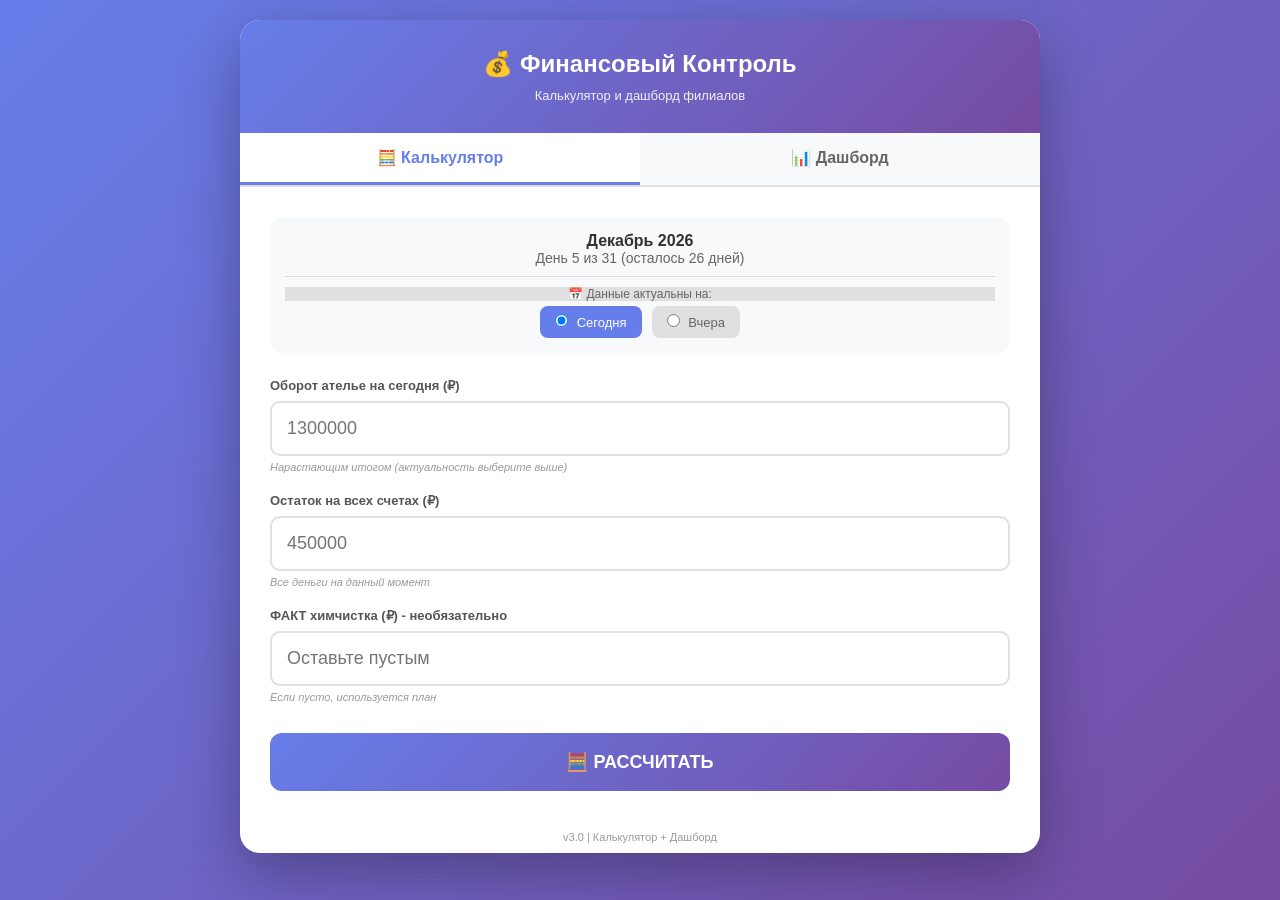
<file: 11index.html>
<!DOCTYPE html>
<html lang="ru">
<head>
    <meta charset="UTF-8">
    <meta name="viewport" content="width=device-width, initial-scale=1.0">
    <title>Финансовый Контроль</title>
    <style>
        * { margin: 0; padding: 0; box-sizing: border-box; }
        body {
            font-family: -apple-system, BlinkMacSystemFont, 'Segoe UI', Roboto, sans-serif;
            background: linear-gradient(135deg, #667eea 0%, #764ba2 100%);
            min-height: 100vh;
            padding: 20px;
        }
        .container {
            max-width: 800px;
            margin: 0 auto;
            background: white;
            border-radius: 20px;
            box-shadow: 0 20px 60px rgba(0,0,0,0.3);
            overflow: hidden;
        }
        .header {
            background: linear-gradient(135deg, #667eea 0%, #764ba2 100%);
            color: white;
            padding: 30px;
            text-align: center;
        }
        .header h1 { font-size: 24px; margin-bottom: 10px; }
        .header p { opacity: 0.9; font-size: 13px; }
        
        /* TABS */
        .tabs {
            display: flex;
            background: #f8f9fa;
            border-bottom: 2px solid #e0e0e0;
        }
        .tab {
            flex: 1;
            padding: 15px;
            text-align: center;
            cursor: pointer;
            font-weight: 600;
            color: #666;
            transition: all 0.3s;
            border-bottom: 3px solid transparent;
        }
        .tab:hover { background: #e9ecef; }
        .tab.active {
            color: #667eea;
            background: white;
            border-bottom-color: #667eea;
        }
        
        .tab-content {
            display: none;
            padding: 30px;
        }
        .tab-content.active { display: block; }
        
        /* CALCULATOR STYLES */
        .date-badge {
            background: #f8f9fa;
            padding: 15px;
            border-radius: 12px;
            margin-bottom: 25px;
            text-align: center;
            font-size: 14px;
            color: #666;
        }
        .date-badge strong { color: #333; font-size: 16px; }
        .date-badge input[type="radio"] { cursor: pointer; }
        .date-badge label:has(input:checked) { background: #667eea !important; color: white !important; }
        .date-badge label:not(:has(input:checked)) { background: #e0e0e0; color: #666; }
        .date-badge label { transition: all 0.3s; }
        
        .input-group { margin-bottom: 20px; }
        .input-label {
            display: block;
            font-size: 13px;
            font-weight: 600;
            color: #555;
            margin-bottom: 8px;
        }
        .input-field {
            width: 100%;
            padding: 15px;
            font-size: 18px;
            border: 2px solid #e0e0e0;
            border-radius: 10px;
            transition: all 0.3s;
        }
        .input-field:focus {
            outline: none;
            border-color: #667eea;
            box-shadow: 0 0 0 3px rgba(102, 126, 234, 0.1);
        }
        .input-hint {
            font-size: 11px;
            color: #999;
            margin-top: 5px;
            font-style: italic;
        }
        .calculate-button {
            width: 100%;
            padding: 18px;
            font-size: 18px;
            font-weight: bold;
            color: white;
            background: linear-gradient(135deg, #667eea 0%, #764ba2 100%);
            border: none;
            border-radius: 12px;
            cursor: pointer;
            transition: all 0.3s;
            margin-top: 10px;
        }
        .calculate-button:hover {
            transform: translateY(-2px);
            box-shadow: 0 10px 25px rgba(102, 126, 234, 0.3);
        }
        .results { margin-top: 30px; }
        .main-result {
            background: linear-gradient(135deg, #56ab2f 0%, #a8e063 100%);
            color: white;
            padding: 30px;
            border-radius: 15px;
            text-align: center;
            margin-bottom: 20px;
        }
        .main-result .label { font-size: 14px; opacity: 0.9; margin-bottom: 10px; }
        .main-result .value { font-size: 48px; font-weight: bold; margin-bottom: 5px; }
        .main-result .emoji { font-size: 36px; margin-top: 10px; }
        .target-box {
            background: #fff3e0;
            padding: 20px;
            border-radius: 12px;
            margin-bottom: 15px;
            border-left: 4px solid #ff6b35;
        }
        .target-box .label { font-size: 13px; color: #666; margin-bottom: 5px; }
        .target-box .value { font-size: 24px; font-weight: bold; color: #ff6b35; }
        .target-box .hint { font-size: 11px; color: #999; margin-top: 5px; font-style: italic; }
        
        /* DASHBOARD STYLES */
        .dashboard-loading {
            text-align: center;
            padding: 40px;
            color: #666;
        }
        .dashboard-loading .spinner {
            border: 4px solid #f3f3f3;
            border-top: 4px solid #667eea;
            border-radius: 50%;
            width: 40px;
            height: 40px;
            animation: spin 1s linear infinite;
            margin: 0 auto 20px;
        }
        @keyframes spin {
            0% { transform: rotate(0deg); }
            100% { transform: rotate(360deg); }
        }
        
        .total-progress {
            background: linear-gradient(135deg, #667eea 0%, #764ba2 100%);
            color: white;
            padding: 30px;
            border-radius: 15px;
            margin-bottom: 30px;
        }
        .total-progress h2 { font-size: 18px; margin-bottom: 20px; text-align: center; }
        .progress-stats {
            display: grid;
            grid-template-columns: 1fr 1fr 1fr;
            gap: 15px;
            margin-bottom: 20px;
        }
        .stat-box {
            background: rgba(255,255,255,0.2);
            padding: 15px;
            border-radius: 10px;
            text-align: center;
        }
        .stat-box .label { font-size: 11px; opacity: 0.9; margin-bottom: 5px; }
        .stat-box .value { font-size: 24px; font-weight: bold; }
        .progress-bar-container {
            background: rgba(255,255,255,0.2);
            border-radius: 10px;
            height: 30px;
            overflow: hidden;
            position: relative;
        }
        .progress-bar {
            background: linear-gradient(90deg, #56ab2f 0%, #a8e063 100%);
            height: 100%;
            transition: width 0.5s ease;
            display: flex;
            align-items: center;
            justify-content: center;
            font-weight: bold;
            font-size: 14px;
        }
        
        .filials-ranking {
            margin-bottom: 30px;
        }
        .filials-ranking h3 {
            font-size: 18px;
            margin-bottom: 15px;
            color: #333;
        }
        .filial-card {
            background: #f8f9fa;
            padding: 15px;
            border-radius: 10px;
            margin-bottom: 10px;
            display: flex;
            align-items: center;
            gap: 15px;
        }
        .filial-rank {
            font-size: 24px;
            font-weight: bold;
            color: #667eea;
            min-width: 40px;
        }
        .filial-info {
            flex: 1;
        }
        .filial-name {
            font-weight: 600;
            margin-bottom: 5px;
            color: #333;
        }
        .filial-revenue {
            font-size: 13px;
            color: #666;
        }
        .filial-percent {
            font-size: 20px;
            font-weight: bold;
            min-width: 70px;
            text-align: right;
        }
        .filial-percent.good { color: #56ab2f; }
        .filial-percent.ok { color: #f39c12; }
        .filial-percent.bad { color: #e74c3c; }
        
        .action-buttons {
            display: grid;
            grid-template-columns: 1fr 1fr;
            gap: 10px;
            margin-top: 20px;
        }
        .action-button {
            padding: 15px;
            font-size: 14px;
            font-weight: 600;
            border: none;
            border-radius: 10px;
            cursor: pointer;
            transition: all 0.3s;
        }
        .save-button {
            background: linear-gradient(135deg, #f093fb 0%, #f5576c 100%);
            color: white;
        }
        .table-button {
            background: linear-gradient(135deg, #4facfe 0%, #00f2fe 100%);
            color: white;
        }
        .refresh-button {
            background: linear-gradient(135deg, #fa709a 0%, #fee140 100%);
            color: white;
        }
        .action-button:hover {
            transform: translateY(-2px);
            box-shadow: 0 5px 15px rgba(0,0,0,0.2);
        }
        
        .version-badge {
            text-align: center;
            padding: 10px;
            font-size: 11px;
            color: #999;
        }
        
        .error-message {
            background: #fee;
            border-left: 4px solid #e74c3c;
            padding: 15px;
            border-radius: 8px;
            color: #c0392b;
            margin: 20px 0;
        }
    </style>
</head>
<body>
    <div class="container">
        <div class="header">
            <h1>💰 Финансовый Контроль</h1>
            <p>Калькулятор и дашборд филиалов</p>
        </div>
        
        <!-- TABS -->
        <div class="tabs">
            <div class="tab active" onclick="switchTab('calculator')">🧮 Калькулятор</div>
            <div class="tab" onclick="switchTab('dashboard')">📊 Дашборд</div>
        </div>
        
        <!-- CALCULATOR TAB -->
        <div class="tab-content active" id="calculator-tab">
            <div class="date-badge">
                <div id="dateDisplay"></div>
                <div style="margin-top: 10px; padding-top: 10px; border-top: 1px solid #ddd;">
                    <label style="font-size: 12px; color: #666; display: block; margin-bottom: 5px;">
                        📅 Данные актуальны на:
                    </label>
                    <div style="display: flex; gap: 10px; justify-content: center;">
                        <label style="cursor: pointer; padding: 8px 15px; background: #667eea; color: white; border-radius: 8px; font-size: 13px; transition: all 0.3s;">
                            <input type="radio" name="dataDate" value="today" checked style="margin-right: 5px;">
                            Сегодня
                        </label>
                        <label style="cursor: pointer; padding: 8px 15px; background: #e0e0e0; color: #666; border-radius: 8px; font-size: 13px; transition: all 0.3s;">
                            <input type="radio" name="dataDate" value="yesterday" style="margin-right: 5px;">
                            Вчера
                        </label>
                    </div>
                </div>
            </div>
            
            <div class="input-group">
                <label class="input-label">Оборот ателье на сегодня (₽)</label>
                <input type="number" id="revenueAtelie" class="input-field" placeholder="1300000">
                <div class="input-hint">Нарастающим итогом (актуальность выберите выше)</div>
            </div>
            
            <div class="input-group">
                <label class="input-label">Остаток на всех счетах (₽)</label>
                <input type="number" id="balance" class="input-field" placeholder="450000">
                <div class="input-hint">Все деньги на данный момент</div>
            </div>
            
            <div class="input-group">
                <label class="input-label">ФАКТ химчистка (₽) - необязательно</label>
                <input type="number" id="revenueHimchistka" class="input-field" placeholder="Оставьте пустым">
                <div class="input-hint">Если пусто, используется план</div>
            </div>
            
            <button class="calculate-button" onclick="calculate()">🧮 РАССЧИТАТЬ</button>
            
            <div class="results" id="results" style="display: none;">
                <div class="main-result">
                    <div class="label">Можно потратить на жизнь</div>
                    <div class="value" id="canSpend">—</div>
                    <div class="emoji" id="statusEmoji">🟢</div>
                </div>
                
                <div class="target-box">
                    <div class="label">🎯 Целевой остаток к концу месяца:</div>
                    <div class="value" id="targetBalance">—</div>
                    <div class="hint">Минимум для покрытия обязательных платежей</div>
                </div>
                
                <div class="action-buttons">
                    <button class="action-button save-button" onclick="saveToGoogleSheets()">💾 Сохранить</button>
                    <button class="action-button table-button" onclick="openTable()">📊 Открыть таблицу</button>
                </div>
            </div>
        </div>
        
        <!-- DASHBOARD TAB -->
        <div class="tab-content" id="dashboard-tab">
            <div class="dashboard-loading" id="dashboard-loading">
                <div class="spinner"></div>
                <p>Загрузка данных из Google Sheets...</p>
            </div>
            
            <div id="dashboard-content" style="display: none;">
                <!-- Total Progress -->
                <div class="total-progress">
                    <h2>🏢 Общий прогресс сети</h2>
                    <div class="progress-stats">
                        <div class="stat-box">
                            <div class="label">Ателье</div>
                            <div class="value" id="totalAtelie">—</div>
                        </div>
                        <div class="stat-box">
                            <div class="label">Химчистка</div>
                            <div class="value" id="totalHimchistka">—</div>
                        </div>
                        <div class="stat-box">
                            <div class="label">Всего</div>
                            <div class="value" id="totalRevenue">—</div>
                        </div>
                    </div>
                    <div class="progress-bar-container">
                        <div class="progress-bar" id="totalProgress" style="width: 0%">0%</div>
                    </div>
                </div>
                
                <!-- Filials Ranking -->
                <div class="filials-ranking">
                    <h3>🏆 Рейтинг филиалов (январь 2026)</h3>
                    <div id="filialsRanking"></div>
                </div>
                
                <button class="action-button refresh-button" onclick="loadDashboard()" style="width: 100%;">🔄 Обновить данные</button>
            </div>
            
            <div id="dashboard-error" style="display: none;"></div>
        </div>
        
        <div class="version-badge">v3.0 | Калькулятор + Дашборд</div>
    </div>
    
    <script>
        const API_URL = 'https://script.google.com/macros/s/AKfycbzIVIbMGcbZt9Qqubm4d_LgMp1mUCutZpk1nSKOYiPoCnANu-UG_cZSogN9IvgA4mRivw/exec';
        const MARGIN_ATELIE = 0.50;
        const MARGIN_HIMCHISTKA = 0.40;
        const RENT_MONTHLY = 396000;
        const MONTHLY_LIMIT = 300000;
        const GOOGLE_SHEET_URL = "https://docs.google.com/spreadsheets/d/1DNk4FNdcy9U08_si-TGr1vZIK_J0yzMp/edit?gid=458559377#gid=458559377";
        
        const monthlyPlans = {
            1: { himchistka: 228854, obligations: 912754, earlyPayments: 0 },
            2: { himchistka: 165936, obligations: 881295, earlyPayments: 0 },
            3: { himchistka: 302489, obligations: 949571, earlyPayments: 0 },
            4: { himchistka: 338583, obligations: 967619, earlyPayments: 293230 },
            5: { himchistka: 259800, obligations: 867027, earlyPayments: 359915 },
            6: { himchistka: 191578, obligations: 832516, earlyPayments: 339139 },
            7: { himchistka: 152650, obligations: 813052, earlyPayments: 120018 },
            8: { himchistka: 203227, obligations: 838341, earlyPayments: 228641 },
            9: { himchistka: 234922, obligations: 755526, earlyPayments: 320736 },
            10: { himchistka: 350093, obligations: 793645, earlyPayments: 410161 },
            11: { himchistka: 321824, obligations: 735732, earlyPayments: 476512 },
            12: { himchistka: 287256, obligations: 709013, earlyPayments: 473950 }
        };
        
        // TAB SWITCHING
        function switchTab(tabName) {
            document.querySelectorAll('.tab').forEach(t => t.classList.remove('active'));
            document.querySelectorAll('.tab-content').forEach(t => t.classList.remove('active'));
            
            if (tabName === 'calculator') {
                document.querySelectorAll('.tab')[0].classList.add('active');
                document.getElementById('calculator-tab').classList.add('active');
            } else {
                document.querySelectorAll('.tab')[1].classList.add('active');
                document.getElementById('dashboard-tab').classList.add('active');
                loadDashboard();
            }
        }
        
        // LOAD DASHBOARD DATA
        async function loadDashboard() {
            const loading = document.getElementById('dashboard-loading');
            const content = document.getElementById('dashboard-content');
            const error = document.getElementById('dashboard-error');
            
            loading.style.display = 'block';
            content.style.display = 'none';
            error.style.display = 'none';
            
            try {
                const response = await fetch(API_URL);
                const data = await response.json();
                
                // Display totals
                document.getElementById('totalAtelie').textContent = formatNumber(data.totals.atelie);
                document.getElementById('totalHimchistka').textContent = formatNumber(data.totals.himchistka);
                document.getElementById('totalRevenue').textContent = formatNumber(data.totals.total);
                
                // Calculate progress (example: compare to plan)
                const planTotal = 1662696; // January plan from your data
                const progressPercent = Math.min(100, Math.round((data.totals.atelie / planTotal) * 100));
                document.getElementById('totalProgress').style.width = progressPercent + '%';
                document.getElementById('totalProgress').textContent = progressPercent + '%';
                
                // Sort filials by revenue
                const sortedFilials = [...data.filials].sort((a, b) => b.revenue.total - a.revenue.total);
                
                // Display ranking
                const rankingHtml = sortedFilials.map((filial, index) => {
                    const rank = index + 1;
                    const revenue = filial.revenue.total;
                    const percentClass = revenue > 150000 ? 'good' : (revenue > 100000 ? 'ok' : 'bad');
                    const emoji = revenue > 150000 ? '🟢' : (revenue > 100000 ? '🟡' : '🔴');
                    
                    return `
                        <div class="filial-card">
                            <div class="filial-rank">${rank}</div>
                            <div class="filial-info">
                                <div class="filial-name">${filial.name}</div>
                                <div class="filial-revenue">
                                    Ателье: ${formatNumber(filial.revenue.atelie)} | 
                                    Химчистка: ${formatNumber(filial.revenue.himchistka)}
                                </div>
                            </div>
                            <div class="filial-percent ${percentClass}">
                                ${emoji} ${formatNumber(revenue)}
                            </div>
                        </div>
                    `;
                }).join('');
                
                document.getElementById('filialsRanking').innerHTML = rankingHtml;
                
                loading.style.display = 'none';
                content.style.display = 'block';
                
            } catch (err) {
                loading.style.display = 'none';
                error.style.display = 'block';
                error.innerHTML = `
                    <div class="error-message">
                        <strong>⚠️ Ошибка загрузки данных</strong><br>
                        ${err.message}<br><br>
                        Попробуйте обновить страницу или проверьте подключение к интернету.
                    </div>
                `;
            }
        }
        
        // CALCULATOR FUNCTIONS
        function updateDate() {
            const now = new Date();
            const day = now.getDate();
            const month = now.getMonth() + 1;
            const year = now.getFullYear();
            const monthNames = ['Январь', 'Февраль', 'Март', 'Апрель', 'Май', 'Июнь', 'Июль', 'Август', 'Сентябрь', 'Октябрь', 'Ноябрь', 'Декабрь'];
            const daysInMonth = new Date(year, month, 0).getDate();
            const daysLeft = daysInMonth - day;
            document.getElementById('dateDisplay').innerHTML = `<strong>${monthNames[month - 1]} ${year}</strong><br>День ${day} из ${daysInMonth} (осталось ${daysLeft} дней)`;
            return { day, month, year, daysInMonth };
        }
        
        function formatNumber(num, round = false) {
            if (round) num = Math.round(num / 1000) * 1000;
            return new Intl.NumberFormat('ru-RU').format(Math.round(num)) + ' ₽';
        }
        
        function calculate() {
            const dateInfo = updateDate();
            let { day, month, year, daysInMonth } = dateInfo;
            
            const dataDate = document.querySelector('input[name="dataDate"]:checked').value;
            const actualDay = (dataDate === 'yesterday') ? day - 1 : day;
            
            const revenueAtelie = parseFloat(document.getElementById('revenueAtelie').value) || 0;
            const balance = parseFloat(document.getElementById('balance').value) || 0;
            const himchistkaInput = document.getElementById('revenueHimchistka').value;
            
            if (revenueAtelie === 0) { alert('⚠️ Введите оборот ателье!'); return; }
            if (balance === 0) { alert('⚠️ Введите остаток на счетах!'); return; }
            
            const plan = monthlyPlans[month];
            const nonWorkingDaysStart = (month === 1) ? 4 : 0;
            const workingDaysInMonth = daysInMonth - nonWorkingDaysStart;
            const workingDaysPassed = actualDay - nonWorkingDaysStart;
            const workingDaysLeft = workingDaysInMonth - workingDaysPassed;
            
            const avgPerDay = revenueAtelie / workingDaysPassed;
            const forecastAtelie = avgPerDay * workingDaysInMonth;
            
            let himchistka, himchistkaSource;
            if (himchistkaInput) {
                himchistka = parseFloat(himchistkaInput);
                himchistkaSource = '(факт)';
            } else {
                himchistka = (plan.himchistka / workingDaysInMonth) * workingDaysPassed;
                himchistkaSource = `(план × ${workingDaysPassed}/${workingDaysInMonth})`;
            }
            
            const himchistkaForecast = himchistkaInput ? parseFloat(himchistkaInput) : plan.himchistka;
            const forecastMargin = (forecastAtelie * MARGIN_ATELIE) + (himchistkaForecast * MARGIN_HIMCHISTKA) - RENT_MONTHLY;
            const marginPerDay = forecastMargin / workingDaysInMonth;
            const expectedMarginRemaining = marginPerDay * workingDaysLeft;
            const forecastRevenueRemaining = avgPerDay * workingDaysLeft;
            const expectedIncomeAtelie = forecastRevenueRemaining * 0.5;
            const expectedIncomeHimchistka = ((plan.himchistka / workingDaysInMonth) * workingDaysLeft);
            const expectedIncome = expectedIncomeAtelie + expectedIncomeHimchistka;
            const balanceAtEndOfMonth = balance + expectedIncome + 100000;
            const afterObligations = balanceAtEndOfMonth - plan.obligations;
            const afterEarlyPayments = afterObligations - plan.earlyPayments;
            const canSpendSafe = Math.round(afterEarlyPayments / 1000) * 1000;
            const canSpendMax = Math.round(afterObligations / 1000) * 1000;
            const hasReserve = plan.earlyPayments > 0;
            const mainAmount = hasReserve ? canSpendMax : canSpendSafe;
            
            document.getElementById('canSpend').textContent = formatNumber(mainAmount, false);
            const emoji = mainAmount > 150000 ? '🟢' : (mainAmount > 50000 ? '🟡' : '🔴');
            document.getElementById('statusEmoji').textContent = emoji;
            
            const targetBalance = plan.obligations - 100000;
            document.getElementById('targetBalance').textContent = formatNumber(targetBalance, true);
            document.getElementById('results').style.display = 'block';
            
            window.calculationData = {
                date: new Date().toISOString(),
                month, day: actualDay, revenueAtelie,
                himchistka: himchistkaForecast, balance, forecastMargin,
                canSpendSafe, canSpendMax,
                status: emoji
            };
        }
        
        function saveToGoogleSheets() {
            if (!window.calculationData) { alert('❌ Сначала нажмите "РАССЧИТАТЬ"!'); return; }
            const data = window.calculationData;
            const row = [
                new Date(data.date).toLocaleString('ru-RU'), data.month, data.day,
                data.revenueAtelie, data.himchistka, data.balance,
                Math.round(data.forecastMargin), Math.round(data.canSpendSafe),
                Math.round(data.canSpendMax),
                data.status, ''
            ];
            const textToCopy = row.join('\t');
            if (navigator.clipboard && navigator.clipboard.writeText) {
                navigator.clipboard.writeText(textToCopy).then(() => {
                    alert('✅ Данные скопированы!\n\nОткройте Google Таблицу → лист "📅 История проверок" → Ctrl+V');
                }).catch(() => showFallback(textToCopy));
            } else {
                showFallback(textToCopy);
            }
        }
        
        function showFallback(text) {
            const textarea = document.createElement('textarea');
            textarea.value = text;
            textarea.style.position = 'fixed';
            textarea.style.opacity = '0';
            document.body.appendChild(textarea);
            textarea.select();
            try {
                document.execCommand('copy');
                alert('✅ Данные скопированы!\n\nОткройте таблицу и нажмите Ctrl+V');
            } catch (err) {
                alert('⚠️ Скопируйте вручную:\n\n' + text);
            }
            document.body.removeChild(textarea);
        }
        
        function openTable() {
            window.open(GOOGLE_SHEET_URL, '_blank');
        }
        
        updateDate();
    </script>
</body>
</html>
</file>
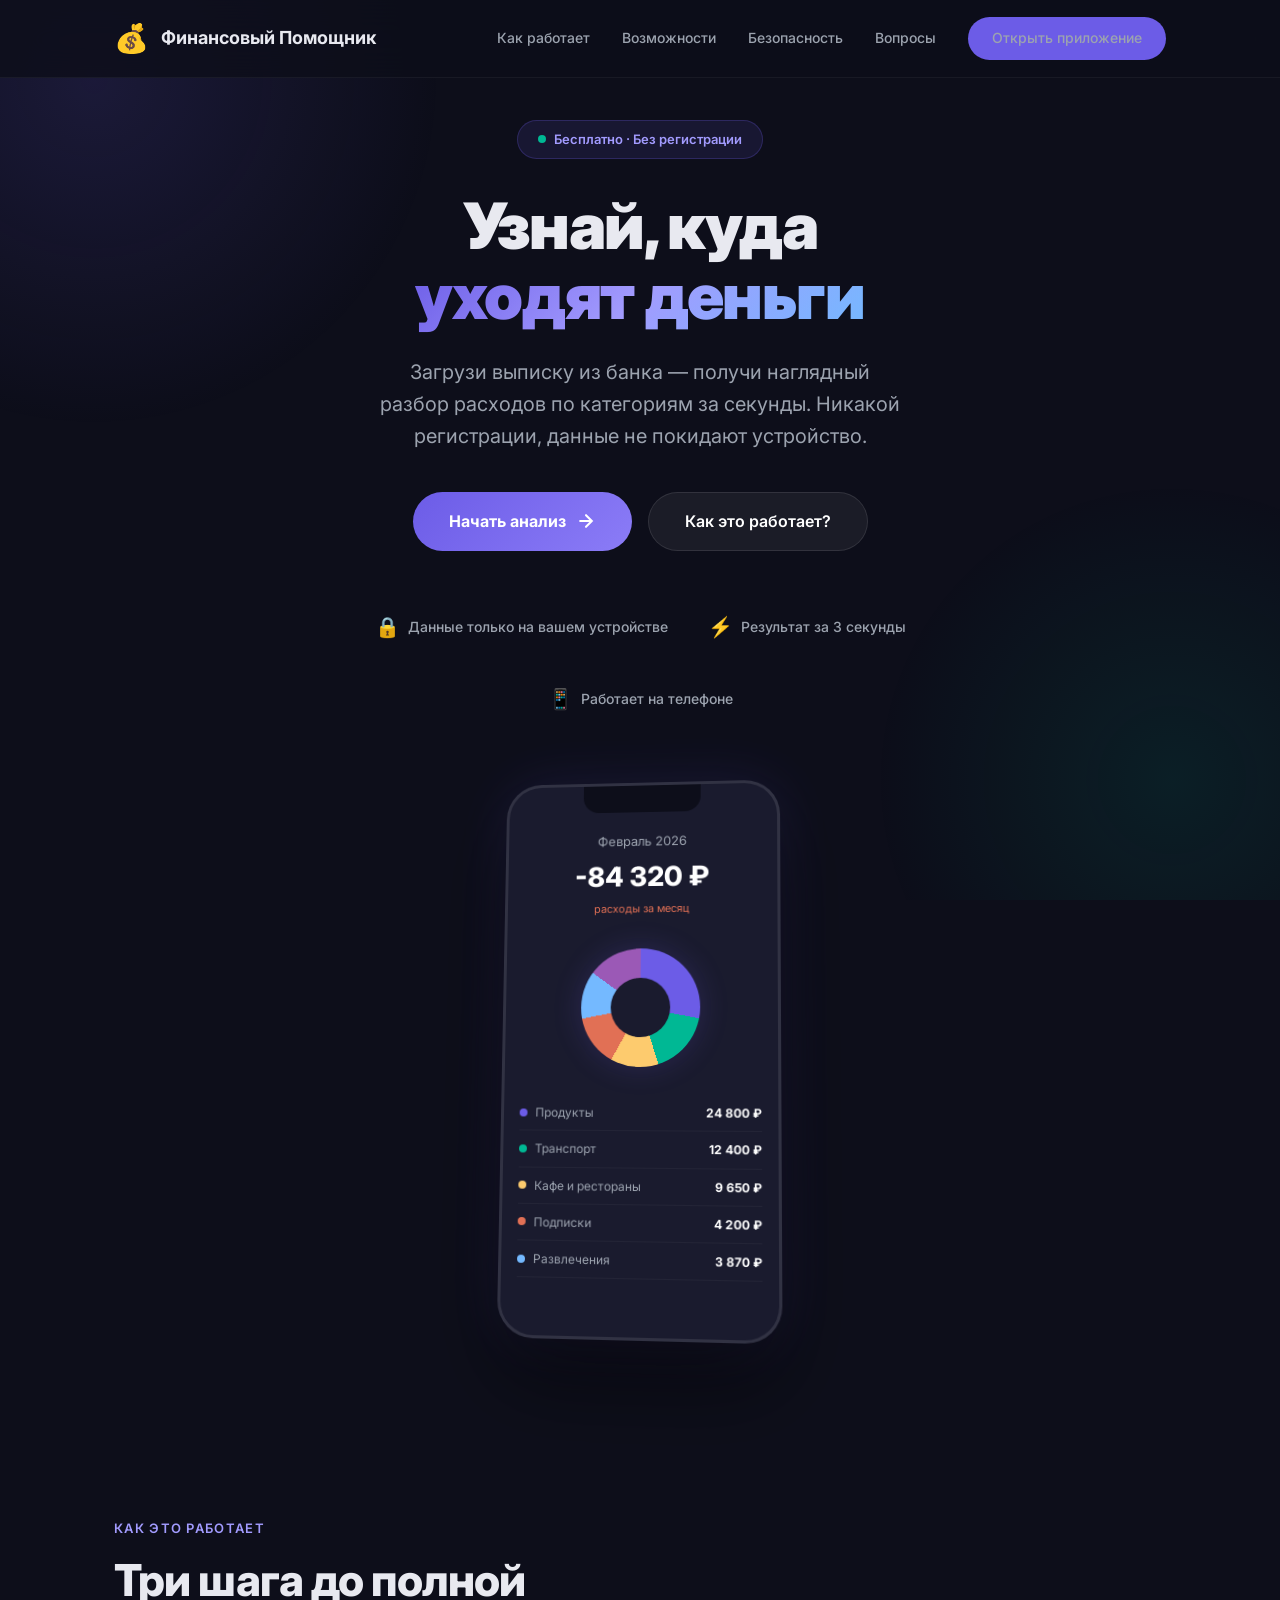
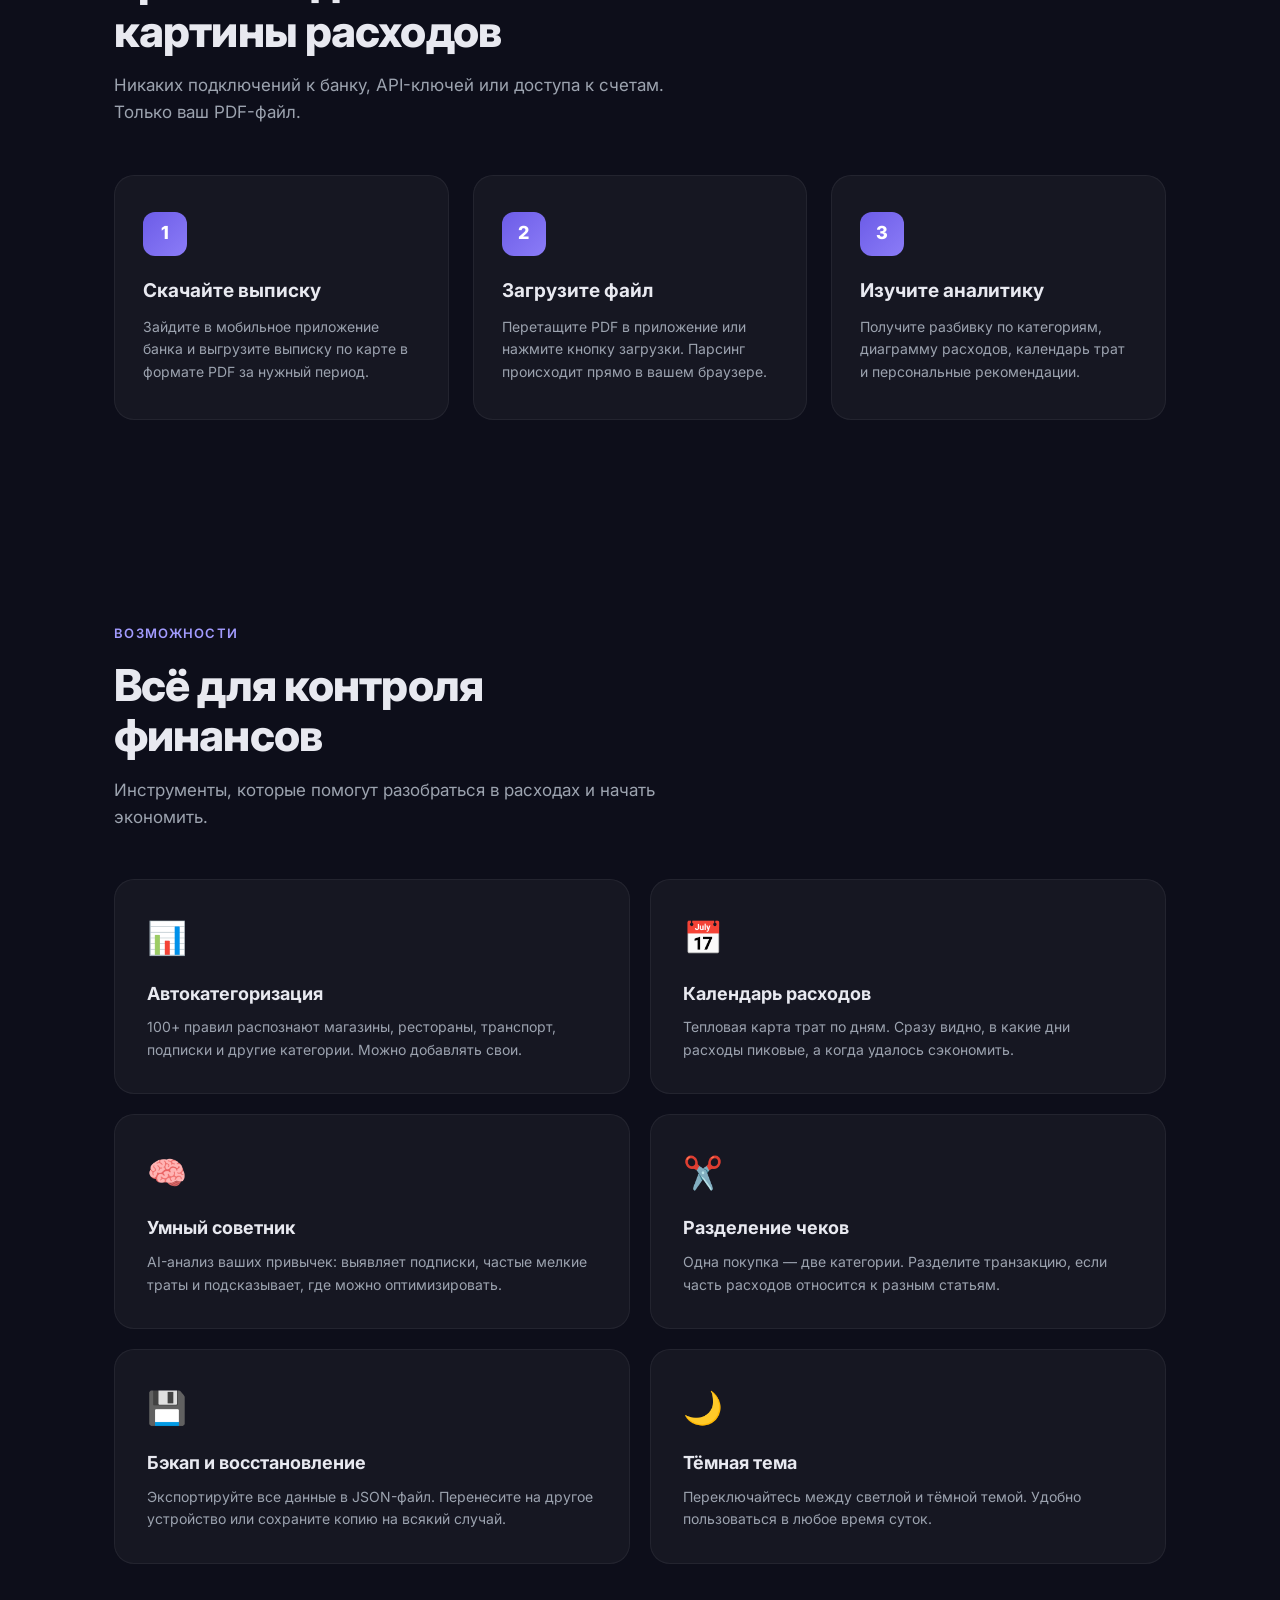
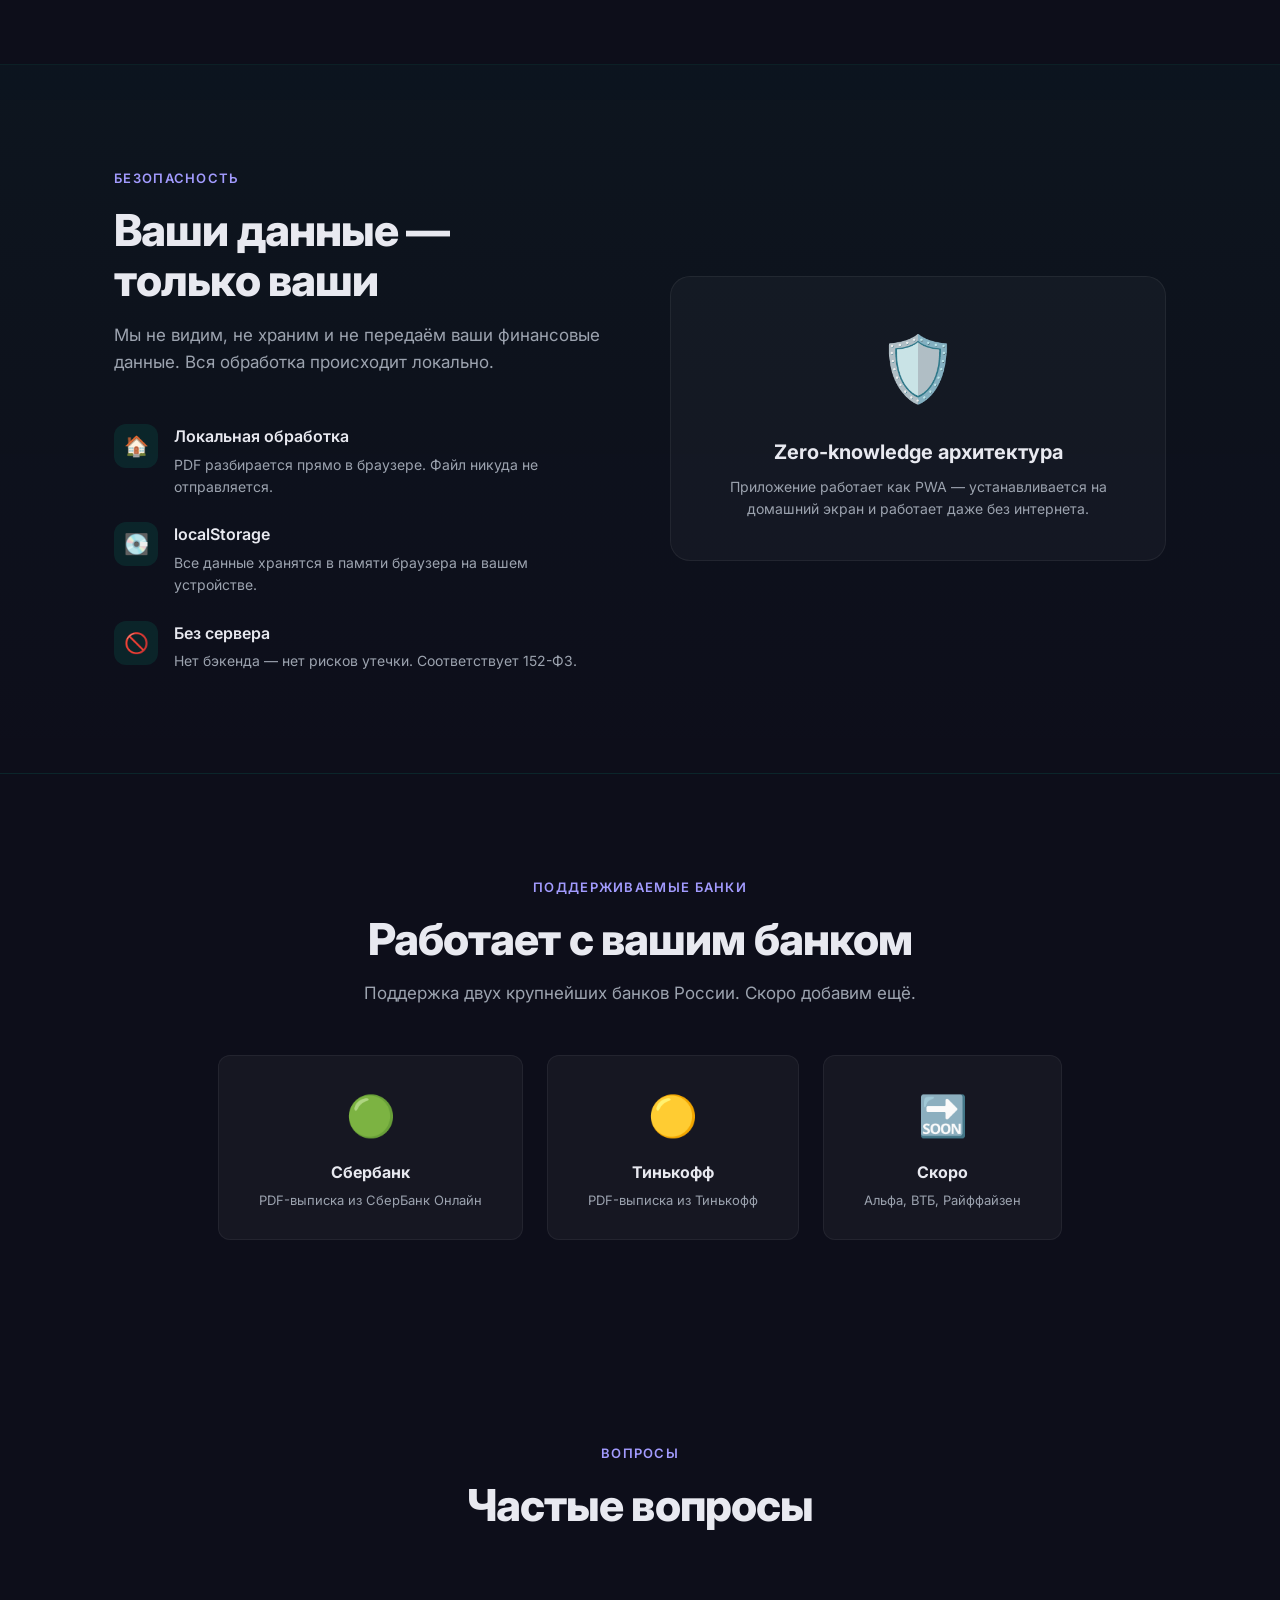
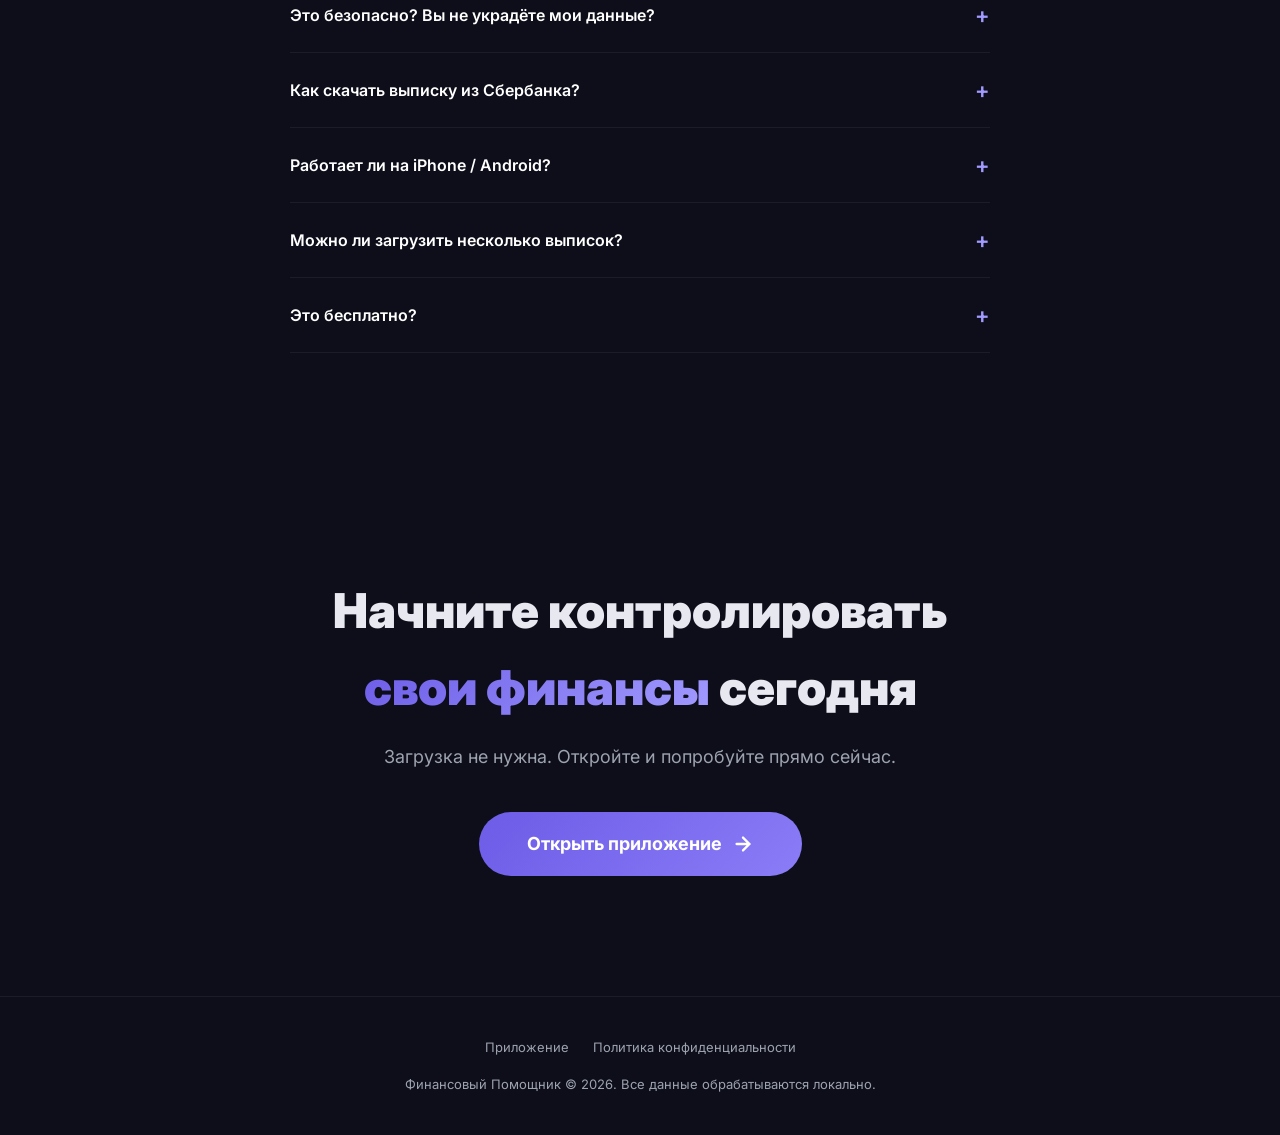
<file: landing.html>
<!DOCTYPE html>
<html lang="ru">
<head>
<meta charset="UTF-8">
<meta name="viewport" content="width=device-width, initial-scale=1.0">
<meta name="theme-color" content="#1A1B2E">
<meta name="description" content="Финансовый Помощник — бесплатное приложение для анализа банковских выписок. Загрузи PDF из Сбера или Тинькофф — получи наглядный разбор расходов.">
<meta property="og:title" content="Финансовый Помощник — Узнай, куда уходят деньги">
<meta property="og:description" content="Загрузи выписку из банка — получи наглядный разбор расходов по категориям. Бесплатно, без регистрации, данные не покидают устройство.">
<meta property="og:type" content="website">
<title>Финансовый Помощник — Узнай, куда уходят деньги</title>
<link rel="preconnect" href="https://fonts.googleapis.com">
<link rel="preconnect" href="https://fonts.gstatic.com" crossorigin>
<link rel="stylesheet" href="https://fonts.googleapis.com/css2?family=Inter:wght@400;500;600;700;800;900&display=swap">
<style>
/* ===== RESET & BASE ===== */
*, *::before, *::after { box-sizing: border-box; margin: 0; padding: 0; }
html { scroll-behavior: smooth; }
body {
  font-family: 'Inter', -apple-system, BlinkMacSystemFont, sans-serif;
  background: #0D0E1A;
  color: #E8E9F0;
  line-height: 1.6;
  overflow-x: hidden;
  -webkit-font-smoothing: antialiased;
}
a { color: inherit; text-decoration: none; }
img { max-width: 100%; }

/* ===== CSS VARIABLES ===== */
:root {
  --accent: #6C5CE7;
  --accent2: #A29BFE;
  --green: #00B894;
  --red: #E17055;
  --yellow: #FDCB6E;
  --blue: #74B9FF;
  --bg-dark: #0D0E1A;
  --bg-card: rgba(255,255,255,0.04);
  --bg-card-hover: rgba(255,255,255,0.08);
  --text-main: #E8E9F0;
  --text-sub: #9CA3AF;
  --glow: rgba(108,92,231,0.4);
  --radius: 20px;
  --radius-sm: 12px;
}

/* ===== AMBIENT BACKGROUND ===== */
.bg-glow {
  position: fixed; top: 0; left: 0; right: 0; bottom: 0;
  pointer-events: none; z-index: 0; overflow: hidden;
}
.bg-glow::before {
  content: '';
  position: absolute; top: -30%; left: -20%;
  width: 700px; height: 700px;
  background: radial-gradient(circle, rgba(108,92,231,0.15) 0%, transparent 70%);
  animation: floatBlob 20s ease-in-out infinite;
}
.bg-glow::after {
  content: '';
  position: absolute; bottom: -20%; right: -15%;
  width: 600px; height: 600px;
  background: radial-gradient(circle, rgba(0,184,148,0.1) 0%, transparent 70%);
  animation: floatBlob 25s ease-in-out infinite reverse;
}
@keyframes floatBlob {
  0%, 100% { transform: translate(0, 0) scale(1); }
  33% { transform: translate(80px, -60px) scale(1.1); }
  66% { transform: translate(-40px, 40px) scale(0.95); }
}

/* ===== LAYOUT ===== */
.container { max-width: 1100px; margin: 0 auto; padding: 0 24px; position: relative; z-index: 1; }

/* ===== HEADER / NAV ===== */
.nav {
  position: fixed; top: 0; left: 0; right: 0; z-index: 100;
  padding: 16px 0;
  background: rgba(13,14,26,0.8);
  backdrop-filter: blur(20px); -webkit-backdrop-filter: blur(20px);
  border-bottom: 1px solid rgba(255,255,255,0.05);
  transition: background 0.3s;
}
.nav .container { display: flex; align-items: center; justify-content: space-between; }
.nav-logo { display: flex; align-items: center; gap: 12px; font-weight: 700; font-size: 18px; }
.nav-logo .icon { font-size: 28px; }
.nav-links { display: flex; gap: 32px; align-items: center; }
.nav-links a { color: var(--text-sub); font-size: 14px; font-weight: 500; transition: color 0.2s; }
.nav-links a:hover { color: #fff; }
.nav-cta {
  background: var(--accent); color: #fff; padding: 10px 24px;
  border-radius: 50px; font-weight: 600; font-size: 14px;
  transition: transform 0.2s, box-shadow 0.2s;
  display: inline-block;
}
.nav-cta:hover { transform: translateY(-1px); box-shadow: 0 4px 20px var(--glow); }

/* ===== HERO ===== */
.hero {
  min-height: 100vh; display: flex; align-items: center;
  padding: 120px 0 80px;
  text-align: center;
}
.hero-content { max-width: 700px; margin: 0 auto; }
.hero-badge {
  display: inline-flex; align-items: center; gap: 8px;
  background: rgba(108,92,231,0.12); border: 1px solid rgba(108,92,231,0.25);
  border-radius: 50px; padding: 8px 20px;
  font-size: 13px; font-weight: 600; color: var(--accent2);
  margin-bottom: 32px;
  animation: fadeInDown 0.8s ease-out;
}
.hero-badge .dot { width: 8px; height: 8px; border-radius: 50%; background: var(--green); animation: pulse 2s infinite; }
@keyframes pulse { 0%, 100% { opacity: 1; } 50% { opacity: 0.4; } }
.hero h1 {
  font-size: clamp(36px, 6vw, 64px);
  font-weight: 900; line-height: 1.1;
  letter-spacing: -0.02em;
  margin-bottom: 24px;
  animation: fadeInUp 0.8s ease-out;
}
.hero h1 .gradient {
  background: linear-gradient(135deg, var(--accent) 0%, var(--accent2) 50%, var(--blue) 100%);
  -webkit-background-clip: text; background-clip: text;
  -webkit-text-fill-color: transparent;
}
.hero p {
  font-size: clamp(16px, 2.5vw, 20px);
  color: var(--text-sub); max-width: 520px; margin: 0 auto 40px;
  animation: fadeInUp 0.8s ease-out 0.15s both;
}
.hero-actions {
  display: flex; gap: 16px; justify-content: center; flex-wrap: wrap;
  animation: fadeInUp 0.8s ease-out 0.3s both;
}
.btn-primary {
  background: linear-gradient(135deg, var(--accent), #8B7CF7);
  color: #fff; padding: 16px 36px;
  border-radius: 50px; font-weight: 700; font-size: 16px;
  transition: transform 0.2s, box-shadow 0.2s;
  display: inline-flex; align-items: center; gap: 10px;
  border: none; cursor: pointer;
}
.btn-primary:hover { transform: translateY(-2px); box-shadow: 0 8px 32px var(--glow); }
.btn-secondary {
  background: rgba(255,255,255,0.06); color: #fff; padding: 16px 36px;
  border-radius: 50px; font-weight: 600; font-size: 16px;
  border: 1px solid rgba(255,255,255,0.1);
  transition: background 0.2s, border-color 0.2s;
  display: inline-flex; align-items: center; gap: 10px;
}
.btn-secondary:hover { background: rgba(255,255,255,0.1); border-color: rgba(255,255,255,0.2); }

/* ===== TRUST BAR ===== */
.trust-bar {
  display: flex; justify-content: center; gap: 40px; flex-wrap: wrap;
  margin-top: 60px;
  animation: fadeInUp 0.8s ease-out 0.45s both;
}
.trust-item { display: flex; align-items: center; gap: 8px; color: var(--text-sub); font-size: 14px; font-weight: 500; }
.trust-item .icon { font-size: 20px; }

/* ===== PHONE MOCKUP ===== */
.hero-mockup {
  margin-top: 60px;
  perspective: 1000px;
  animation: fadeInUp 1s ease-out 0.5s both;
}
.phone-frame {
  width: 280px; height: 560px;
  margin: 0 auto;
  background: #1A1B2E;
  border-radius: 36px;
  border: 3px solid rgba(255,255,255,0.1);
  box-shadow: 0 40px 80px rgba(0,0,0,0.5), 0 0 60px rgba(108,92,231,0.15);
  overflow: hidden;
  position: relative;
  transform: rotateY(-5deg) rotateX(5deg);
  transition: transform 0.5s;
}
.phone-frame:hover { transform: rotateY(0) rotateX(0); }
.phone-notch {
  width: 120px; height: 28px;
  background: #0D0E1A;
  border-radius: 0 0 16px 16px;
  margin: 0 auto;
  position: relative; z-index: 2;
}
.phone-screen { padding: 8px 16px; }
.phone-screen .mock-header {
  text-align: center; padding: 12px 0 16px;
}
.phone-screen .mock-header .month { font-size: 13px; color: var(--text-sub); }
.phone-screen .mock-header .balance { font-size: 28px; font-weight: 800; color: #fff; margin-top: 4px; }
.phone-screen .mock-header .sub { font-size: 11px; color: var(--red); margin-top: 2px; }
.mock-chart {
  width: 120px; height: 120px;
  border-radius: 50%;
  margin: 16px auto;
  background: conic-gradient(
    var(--accent) 0% 28%,
    var(--green) 28% 45%,
    var(--yellow) 45% 58%,
    var(--red) 58% 72%,
    var(--blue) 72% 85%,
    #9B59B6 85% 100%
  );
  position: relative;
  box-shadow: 0 0 30px rgba(108,92,231,0.2);
}
.mock-chart::after {
  content: ''; position: absolute;
  top: 30px; left: 30px; right: 30px; bottom: 30px;
  background: #1A1B2E; border-radius: 50%;
}
.mock-cats { padding: 12px 0; }
.mock-cat {
  display: flex; align-items: center; justify-content: space-between;
  padding: 8px 0;
  border-bottom: 1px solid rgba(255,255,255,0.04);
  font-size: 12px;
}
.mock-cat-left { display: flex; align-items: center; gap: 8px; }
.mock-cat-dot { width: 8px; height: 8px; border-radius: 50%; }
.mock-cat-name { color: var(--text-sub); }
.mock-cat-amount { font-weight: 700; color: #fff; }

/* ===== SECTIONS COMMON ===== */
section { padding: 100px 0; }
.section-label {
  display: inline-flex; align-items: center; gap: 8px;
  font-size: 13px; font-weight: 600; color: var(--accent2);
  text-transform: uppercase; letter-spacing: 0.1em;
  margin-bottom: 16px;
}
.section-title {
  font-size: clamp(28px, 4vw, 44px);
  font-weight: 800; line-height: 1.15;
  letter-spacing: -0.02em; margin-bottom: 16px;
}
.section-subtitle { color: var(--text-sub); font-size: 17px; max-width: 560px; margin-bottom: 48px; }

/* ===== HOW IT WORKS ===== */
.steps-grid {
  display: grid; grid-template-columns: repeat(3, 1fr);
  gap: 24px; counter-reset: step;
}
.step-card {
  background: var(--bg-card);
  border: 1px solid rgba(255,255,255,0.06);
  border-radius: var(--radius);
  padding: 36px 28px;
  transition: background 0.3s, transform 0.3s, border-color 0.3s;
  counter-increment: step;
  position: relative;
}
.step-card:hover {
  background: var(--bg-card-hover);
  transform: translateY(-4px);
  border-color: rgba(108,92,231,0.2);
}
.step-num {
  width: 44px; height: 44px;
  border-radius: 12px;
  background: linear-gradient(135deg, var(--accent), #8B7CF7);
  display: flex; align-items: center; justify-content: center;
  font-weight: 800; font-size: 18px; color: #fff;
  margin-bottom: 20px;
}
.step-card h3 { font-size: 19px; font-weight: 700; margin-bottom: 10px; }
.step-card p { color: var(--text-sub); font-size: 14px; line-height: 1.6; }

/* ===== FEATURES ===== */
.features-grid {
  display: grid; grid-template-columns: repeat(2, 1fr);
  gap: 20px;
}
.feature-card {
  background: var(--bg-card);
  border: 1px solid rgba(255,255,255,0.06);
  border-radius: var(--radius);
  padding: 32px;
  transition: background 0.3s, transform 0.3s, border-color 0.3s;
}
.feature-card:hover {
  background: var(--bg-card-hover);
  transform: translateY(-3px);
  border-color: rgba(108,92,231,0.15);
}
.feature-icon { font-size: 32px; margin-bottom: 16px; display: block; }
.feature-card h3 { font-size: 18px; font-weight: 700; margin-bottom: 8px; }
.feature-card p { color: var(--text-sub); font-size: 14px; line-height: 1.6; }

/* ===== PRIVACY SECTION ===== */
.privacy-section {
  background: linear-gradient(180deg, rgba(0,184,148,0.04) 0%, transparent 100%);
  border-top: 1px solid rgba(0,184,148,0.1);
  border-bottom: 1px solid rgba(0,184,148,0.1);
}
.privacy-grid {
  display: grid; grid-template-columns: 1fr 1fr;
  gap: 60px; align-items: center;
}
.privacy-points { display: flex; flex-direction: column; gap: 24px; }
.privacy-point {
  display: flex; gap: 16px; align-items: flex-start;
}
.privacy-point .icon-wrap {
  width: 44px; height: 44px; min-width: 44px;
  border-radius: 12px;
  background: rgba(0,184,148,0.12);
  display: flex; align-items: center; justify-content: center;
  font-size: 20px;
}
.privacy-point h4 { font-weight: 600; margin-bottom: 4px; }
.privacy-point p { color: var(--text-sub); font-size: 14px; }

.privacy-visual {
  background: rgba(255,255,255,0.03);
  border: 1px solid rgba(255,255,255,0.06);
  border-radius: var(--radius);
  padding: 40px; text-align: center;
}
.lock-icon { font-size: 64px; margin-bottom: 16px; display: block; }
.privacy-visual h3 { font-size: 20px; font-weight: 700; margin-bottom: 8px; }
.privacy-visual p { color: var(--text-sub); font-size: 14px; }

/* ===== BANKS ===== */
.banks-row {
  display: flex; gap: 24px; justify-content: center; flex-wrap: wrap;
}
.bank-card {
  background: var(--bg-card);
  border: 1px solid rgba(255,255,255,0.06);
  border-radius: var(--radius-sm);
  padding: 28px 40px;
  text-align: center;
  transition: background 0.3s, border-color 0.3s;
  min-width: 180px;
}
.bank-card:hover { background: var(--bg-card-hover); border-color: rgba(255,255,255,0.12); }
.bank-card .bank-icon { font-size: 40px; margin-bottom: 12px; display: block; }
.bank-card .bank-name { font-weight: 700; font-size: 16px; }
.bank-card .bank-desc { color: var(--text-sub); font-size: 13px; margin-top: 4px; }

/* ===== FAQ ===== */
.faq-list { max-width: 700px; margin: 0 auto; }
.faq-item {
  border-bottom: 1px solid rgba(255,255,255,0.06);
}
.faq-q {
  width: 100%; background: none; border: none; color: #fff;
  font-family: inherit; font-size: 16px; font-weight: 600;
  padding: 24px 0; text-align: left; cursor: pointer;
  display: flex; justify-content: space-between; align-items: center;
}
.faq-q::after {
  content: '+'; font-size: 22px; color: var(--accent2);
  transition: transform 0.3s;
}
.faq-item.open .faq-q::after { transform: rotate(45deg); }
.faq-a {
  max-height: 0; overflow: hidden;
  transition: max-height 0.3s ease, padding 0.3s;
  color: var(--text-sub); font-size: 15px; line-height: 1.7;
}
.faq-item.open .faq-a { max-height: 200px; padding-bottom: 24px; }

/* ===== CTA FINAL ===== */
.cta-section { text-align: center; padding: 120px 0; }
.cta-section h2 {
  font-size: clamp(28px, 4vw, 48px);
  font-weight: 900; margin-bottom: 16px;
}
.cta-section p { color: var(--text-sub); font-size: 18px; margin-bottom: 40px; }

/* ===== FOOTER ===== */
.footer {
  padding: 40px 0;
  border-top: 1px solid rgba(255,255,255,0.06);
  text-align: center; color: var(--text-sub); font-size: 13px;
}
.footer-links { display: flex; gap: 24px; justify-content: center; margin-bottom: 16px; }
.footer-links a { color: var(--text-sub); transition: color 0.2s; }
.footer-links a:hover { color: #fff; }

/* ===== ANIMATIONS ===== */
@keyframes fadeInUp {
  from { opacity: 0; transform: translateY(30px); }
  to { opacity: 1; transform: translateY(0); }
}
@keyframes fadeInDown {
  from { opacity: 0; transform: translateY(-20px); }
  to { opacity: 1; transform: translateY(0); }
}
.reveal { opacity: 0; transform: translateY(30px); transition: all 0.7s ease-out; }
.reveal.visible { opacity: 1; transform: translateY(0); }

/* ===== MOBILE ===== */
@media (max-width: 768px) {
  .nav-links { display: none; }
  .steps-grid { grid-template-columns: 1fr; }
  .features-grid { grid-template-columns: 1fr; }
  .privacy-grid { grid-template-columns: 1fr; gap: 40px; }
  .hero { padding: 100px 0 60px; }
  .trust-bar { gap: 20px; }
  .phone-frame { width: 240px; height: 480px; transform: none; }
  .phone-frame:hover { transform: none; }
  section { padding: 60px 0; }
}

@media (max-width: 480px) {
  .container { padding: 0 16px; }
  .hero-actions { flex-direction: column; align-items: center; }
  .btn-primary, .btn-secondary { width: 100%; justify-content: center; }
  .banks-row { flex-direction: column; align-items: center; }
  .bank-card { width: 100%; }
}
</style>
</head>
<body>

<div class="bg-glow"></div>

<!-- NAV -->
<nav class="nav">
  <div class="container">
    <div class="nav-logo">
      <span class="icon">💰</span>
      <span>Финансовый Помощник</span>
    </div>
    <div class="nav-links">
      <a href="#how">Как работает</a>
      <a href="#features">Возможности</a>
      <a href="#privacy">Безопасность</a>
      <a href="#faq">Вопросы</a>
      <a href="./app.html" class="nav-cta">Открыть приложение</a>
    </div>
  </div>
</nav>

<!-- HERO -->
<section class="hero">
  <div class="container">
    <div class="hero-content">
      <div class="hero-badge">
        <span class="dot"></span>
        Бесплатно &middot; Без регистрации
      </div>
      <h1>Узнай, куда<br><span class="gradient">уходят деньги</span></h1>
      <p>Загрузи выписку из банка — получи наглядный разбор расходов по категориям за секунды. Никакой регистрации, данные не покидают устройство.</p>
      <div class="hero-actions">
        <a href="./app.html" class="btn-primary">
          Начать анализ
          <svg width="20" height="20" viewBox="0 0 24 24" fill="none" stroke="currentColor" stroke-width="2.5" stroke-linecap="round"><path d="M5 12h14M12 5l7 7-7 7"/></svg>
        </a>
        <a href="#how" class="btn-secondary">Как это работает?</a>
      </div>
      <div class="trust-bar">
        <div class="trust-item"><span class="icon">🔒</span> Данные только на вашем устройстве</div>
        <div class="trust-item"><span class="icon">⚡</span> Результат за 3 секунды</div>
        <div class="trust-item"><span class="icon">📱</span> Работает на телефоне</div>
      </div>
    </div>

    <div class="hero-mockup">
      <div class="phone-frame">
        <div class="phone-notch"></div>
        <div class="phone-screen">
          <div class="mock-header">
            <div class="month">Февраль 2026</div>
            <div class="balance">-84 320 ₽</div>
            <div class="sub">расходы за месяц</div>
          </div>
          <div class="mock-chart"></div>
          <div class="mock-cats">
            <div class="mock-cat">
              <div class="mock-cat-left"><span class="mock-cat-dot" style="background:var(--accent)"></span><span class="mock-cat-name">Продукты</span></div>
              <span class="mock-cat-amount">24 800 ₽</span>
            </div>
            <div class="mock-cat">
              <div class="mock-cat-left"><span class="mock-cat-dot" style="background:var(--green)"></span><span class="mock-cat-name">Транспорт</span></div>
              <span class="mock-cat-amount">12 400 ₽</span>
            </div>
            <div class="mock-cat">
              <div class="mock-cat-left"><span class="mock-cat-dot" style="background:var(--yellow)"></span><span class="mock-cat-name">Кафе и рестораны</span></div>
              <span class="mock-cat-amount">9 650 ₽</span>
            </div>
            <div class="mock-cat">
              <div class="mock-cat-left"><span class="mock-cat-dot" style="background:var(--red)"></span><span class="mock-cat-name">Подписки</span></div>
              <span class="mock-cat-amount">4 200 ₽</span>
            </div>
            <div class="mock-cat">
              <div class="mock-cat-left"><span class="mock-cat-dot" style="background:var(--blue)"></span><span class="mock-cat-name">Развлечения</span></div>
              <span class="mock-cat-amount">3 870 ₽</span>
            </div>
          </div>
        </div>
      </div>
    </div>
  </div>
</section>

<!-- HOW IT WORKS -->
<section id="how">
  <div class="container">
    <div class="section-label">Как это работает</div>
    <h2 class="section-title reveal">Три шага до полной<br>картины расходов</h2>
    <p class="section-subtitle reveal">Никаких подключений к банку, API-ключей или доступа к счетам. Только ваш PDF-файл.</p>
    <div class="steps-grid">
      <div class="step-card reveal">
        <div class="step-num">1</div>
        <h3>Скачайте выписку</h3>
        <p>Зайдите в мобильное приложение банка и выгрузите выписку по карте в формате PDF за нужный период.</p>
      </div>
      <div class="step-card reveal">
        <div class="step-num">2</div>
        <h3>Загрузите файл</h3>
        <p>Перетащите PDF в приложение или нажмите кнопку загрузки. Парсинг происходит прямо в вашем браузере.</p>
      </div>
      <div class="step-card reveal">
        <div class="step-num">3</div>
        <h3>Изучите аналитику</h3>
        <p>Получите разбивку по категориям, диаграмму расходов, календарь трат и персональные рекомендации.</p>
      </div>
    </div>
  </div>
</section>

<!-- FEATURES -->
<section id="features">
  <div class="container">
    <div class="section-label">Возможности</div>
    <h2 class="section-title reveal">Всё для контроля<br>финансов</h2>
    <p class="section-subtitle reveal">Инструменты, которые помогут разобраться в расходах и начать экономить.</p>
    <div class="features-grid">
      <div class="feature-card reveal">
        <span class="feature-icon">📊</span>
        <h3>Автокатегоризация</h3>
        <p>100+ правил распознают магазины, рестораны, транспорт, подписки и другие категории. Можно добавлять свои.</p>
      </div>
      <div class="feature-card reveal">
        <span class="feature-icon">📅</span>
        <h3>Календарь расходов</h3>
        <p>Тепловая карта трат по дням. Сразу видно, в какие дни расходы пиковые, а когда удалось сэкономить.</p>
      </div>
      <div class="feature-card reveal">
        <span class="feature-icon">🧠</span>
        <h3>Умный советник</h3>
        <p>AI-анализ ваших привычек: выявляет подписки, частые мелкие траты и подсказывает, где можно оптимизировать.</p>
      </div>
      <div class="feature-card reveal">
        <span class="feature-icon">✂️</span>
        <h3>Разделение чеков</h3>
        <p>Одна покупка — две категории. Разделите транзакцию, если часть расходов относится к разным статьям.</p>
      </div>
      <div class="feature-card reveal">
        <span class="feature-icon">💾</span>
        <h3>Бэкап и восстановление</h3>
        <p>Экспортируйте все данные в JSON-файл. Перенесите на другое устройство или сохраните копию на всякий случай.</p>
      </div>
      <div class="feature-card reveal">
        <span class="feature-icon">🌙</span>
        <h3>Тёмная тема</h3>
        <p>Переключайтесь между светлой и тёмной темой. Удобно пользоваться в любое время суток.</p>
      </div>
    </div>
  </div>
</section>

<!-- PRIVACY -->
<section id="privacy" class="privacy-section">
  <div class="container">
    <div class="privacy-grid">
      <div>
        <div class="section-label">Безопасность</div>
        <h2 class="section-title reveal">Ваши данные —<br>только ваши</h2>
        <p class="section-subtitle reveal">Мы не видим, не храним и не передаём ваши финансовые данные. Вся обработка происходит локально.</p>
        <div class="privacy-points reveal">
          <div class="privacy-point">
            <div class="icon-wrap">🏠</div>
            <div>
              <h4>Локальная обработка</h4>
              <p>PDF разбирается прямо в браузере. Файл никуда не отправляется.</p>
            </div>
          </div>
          <div class="privacy-point">
            <div class="icon-wrap">💽</div>
            <div>
              <h4>localStorage</h4>
              <p>Все данные хранятся в памяти браузера на вашем устройстве.</p>
            </div>
          </div>
          <div class="privacy-point">
            <div class="icon-wrap">🚫</div>
            <div>
              <h4>Без сервера</h4>
              <p>Нет бэкенда — нет рисков утечки. Соответствует 152-ФЗ.</p>
            </div>
          </div>
        </div>
      </div>
      <div class="privacy-visual reveal">
        <span class="lock-icon">🛡️</span>
        <h3>Zero-knowledge архитектура</h3>
        <p>Приложение работает как PWA — устанавливается на домашний экран и работает даже без интернета.</p>
      </div>
    </div>
  </div>
</section>

<!-- SUPPORTED BANKS -->
<section id="banks">
  <div class="container" style="text-align:center">
    <div class="section-label">Поддерживаемые банки</div>
    <h2 class="section-title reveal">Работает с вашим банком</h2>
    <p class="section-subtitle reveal" style="margin-left:auto;margin-right:auto">Поддержка двух крупнейших банков России. Скоро добавим ещё.</p>
    <div class="banks-row reveal">
      <div class="bank-card">
        <span class="bank-icon">🟢</span>
        <div class="bank-name">Сбербанк</div>
        <div class="bank-desc">PDF-выписка из СберБанк Онлайн</div>
      </div>
      <div class="bank-card">
        <span class="bank-icon">🟡</span>
        <div class="bank-name">Тинькофф</div>
        <div class="bank-desc">PDF-выписка из Тинькофф</div>
      </div>
      <div class="bank-card">
        <span class="bank-icon">🔜</span>
        <div class="bank-name">Скоро</div>
        <div class="bank-desc">Альфа, ВТБ, Райффайзен</div>
      </div>
    </div>
  </div>
</section>

<!-- FAQ -->
<section id="faq">
  <div class="container">
    <div style="text-align:center">
      <div class="section-label">Вопросы</div>
      <h2 class="section-title reveal">Частые вопросы</h2>
    </div>
    <div class="faq-list reveal" style="margin-top:48px">
      <div class="faq-item">
        <button class="faq-q">Это безопасно? Вы не украдёте мои данные?</button>
        <div class="faq-a">Мы физически не можем получить доступ к вашим данным. Приложение работает полностью в вашем браузере — нет сервера, нет базы данных, нет аналитики. PDF обрабатывается локально через JavaScript.</div>
      </div>
      <div class="faq-item">
        <button class="faq-q">Как скачать выписку из Сбербанка?</button>
        <div class="faq-a">Откройте СберБанк Онлайн → выберите карту → История операций → вверху нажмите «Выписка» → выберите период → формат PDF → Скачать.</div>
      </div>
      <div class="faq-item">
        <button class="faq-q">Работает ли на iPhone / Android?</button>
        <div class="faq-a">Да. Приложение работает в любом современном браузере. На iPhone откройте в Safari и добавьте на домашний экран — оно будет работать как обычное приложение, даже офлайн.</div>
      </div>
      <div class="faq-item">
        <button class="faq-q">Можно ли загрузить несколько выписок?</button>
        <div class="faq-a">Да. Загружайте выписки за разные месяцы — данные автоматически объединятся. Дубликаты отсеиваются благодаря детерминированным идентификаторам транзакций.</div>
      </div>
      <div class="faq-item">
        <button class="faq-q">Это бесплатно?</button>
        <div class="faq-a">Базовая версия бесплатна и включает анализ последних 3 месяцев. PRO-версия снимает ограничение на период и добавляет расширенную аналитику.</div>
      </div>
    </div>
  </div>
</section>

<!-- CTA -->
<section class="cta-section">
  <div class="container">
    <h2 class="reveal">Начните контролировать<br><span style="background:linear-gradient(135deg,var(--accent),var(--accent2));-webkit-background-clip:text;-webkit-text-fill-color:transparent;background-clip:text">свои финансы</span> сегодня</h2>
    <p class="reveal">Загрузка не нужна. Откройте и попробуйте прямо сейчас.</p>
    <a href="./app.html" class="btn-primary reveal" style="font-size:18px;padding:18px 48px">
      Открыть приложение
      <svg width="22" height="22" viewBox="0 0 24 24" fill="none" stroke="currentColor" stroke-width="2.5" stroke-linecap="round"><path d="M5 12h14M12 5l7 7-7 7"/></svg>
    </a>
  </div>
</section>

<!-- FOOTER -->
<footer class="footer">
  <div class="container">
    <div class="footer-links">
      <a href="./app.html">Приложение</a>
      <a href="./legal.html">Политика конфиденциальности</a>
    </div>
    <p>Финансовый Помощник &copy; 2026. Все данные обрабатываются локально.</p>
  </div>
</footer>

<script>
// Reveal on scroll
const observer = new IntersectionObserver((entries) => {
  entries.forEach(e => { if (e.isIntersecting) { e.target.classList.add('visible'); observer.unobserve(e.target); }});
}, { threshold: 0.15 });
document.querySelectorAll('.reveal').forEach(el => observer.observe(el));

// FAQ toggle
document.querySelectorAll('.faq-q').forEach(btn => {
  btn.addEventListener('click', () => {
    const item = btn.parentElement;
    const wasOpen = item.classList.contains('open');
    document.querySelectorAll('.faq-item.open').forEach(i => i.classList.remove('open'));
    if (!wasOpen) item.classList.add('open');
  });
});
</script>
</body>
</html>
</file>
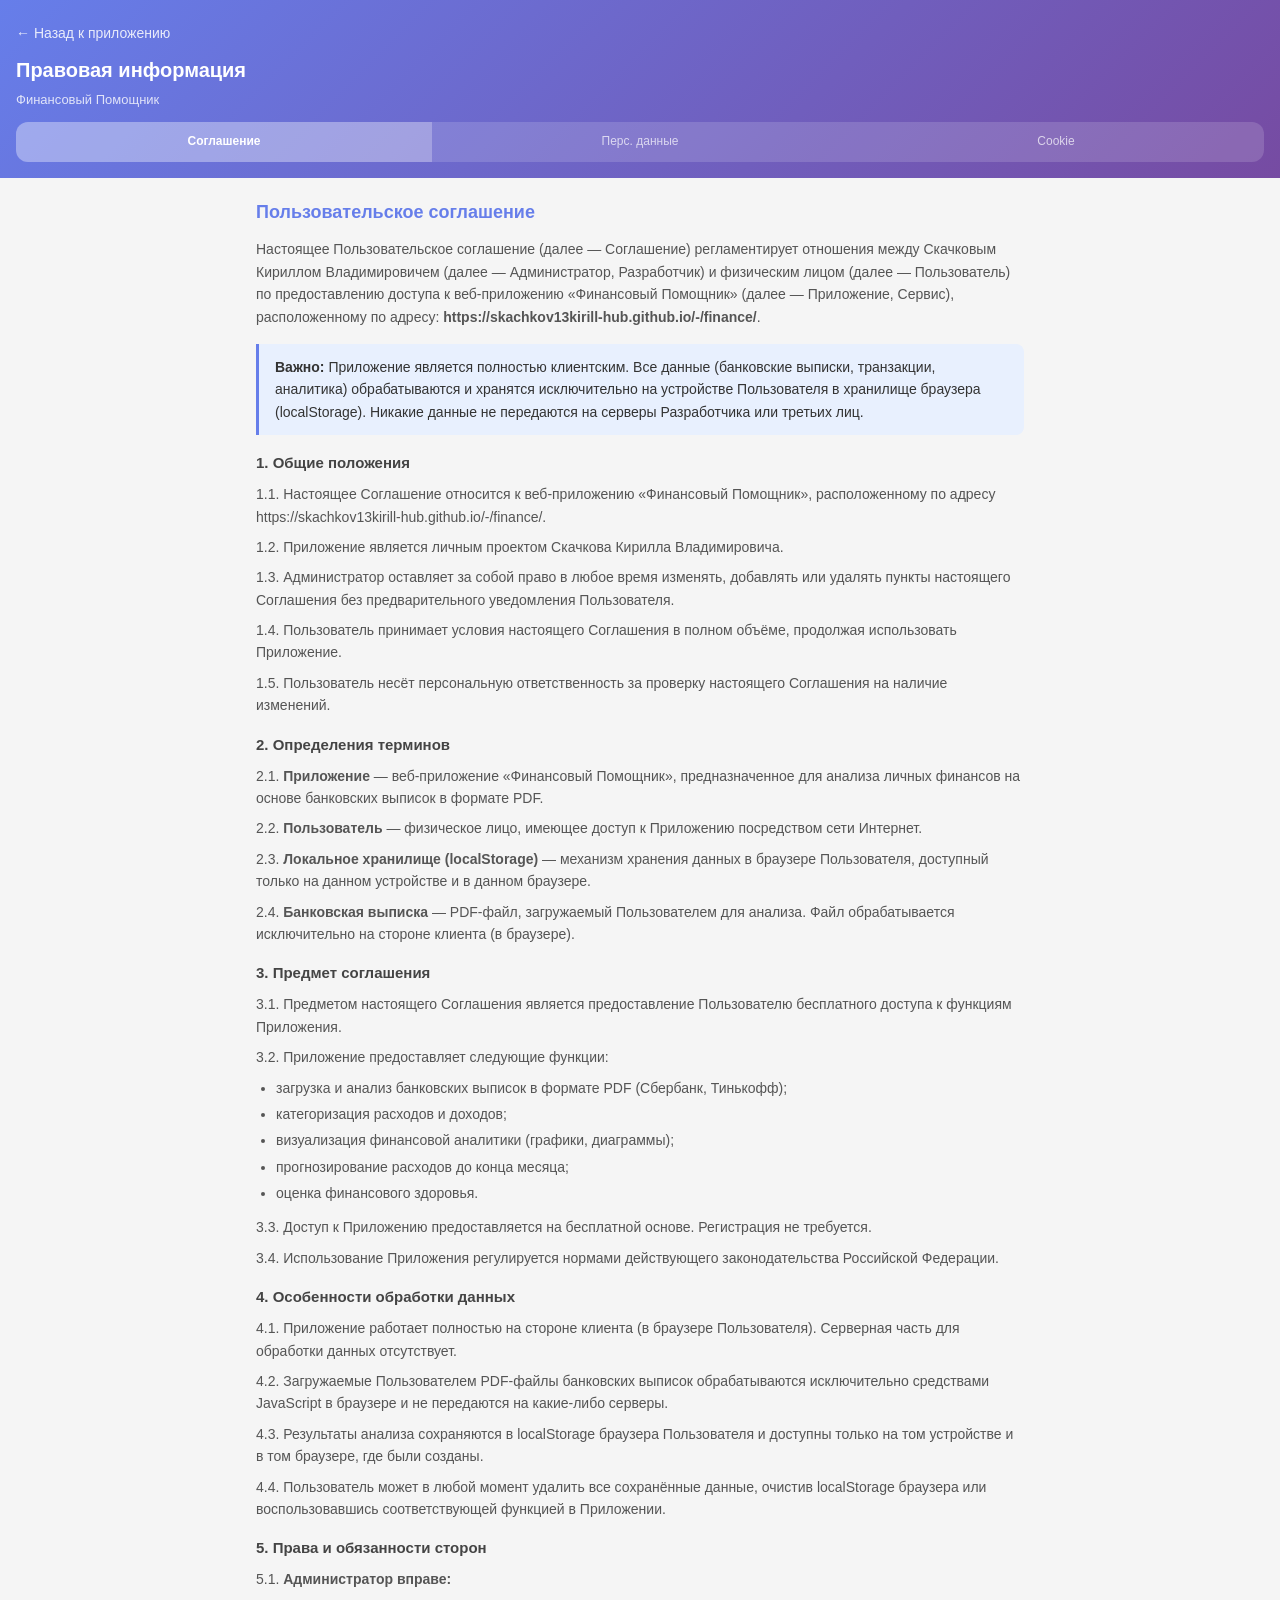
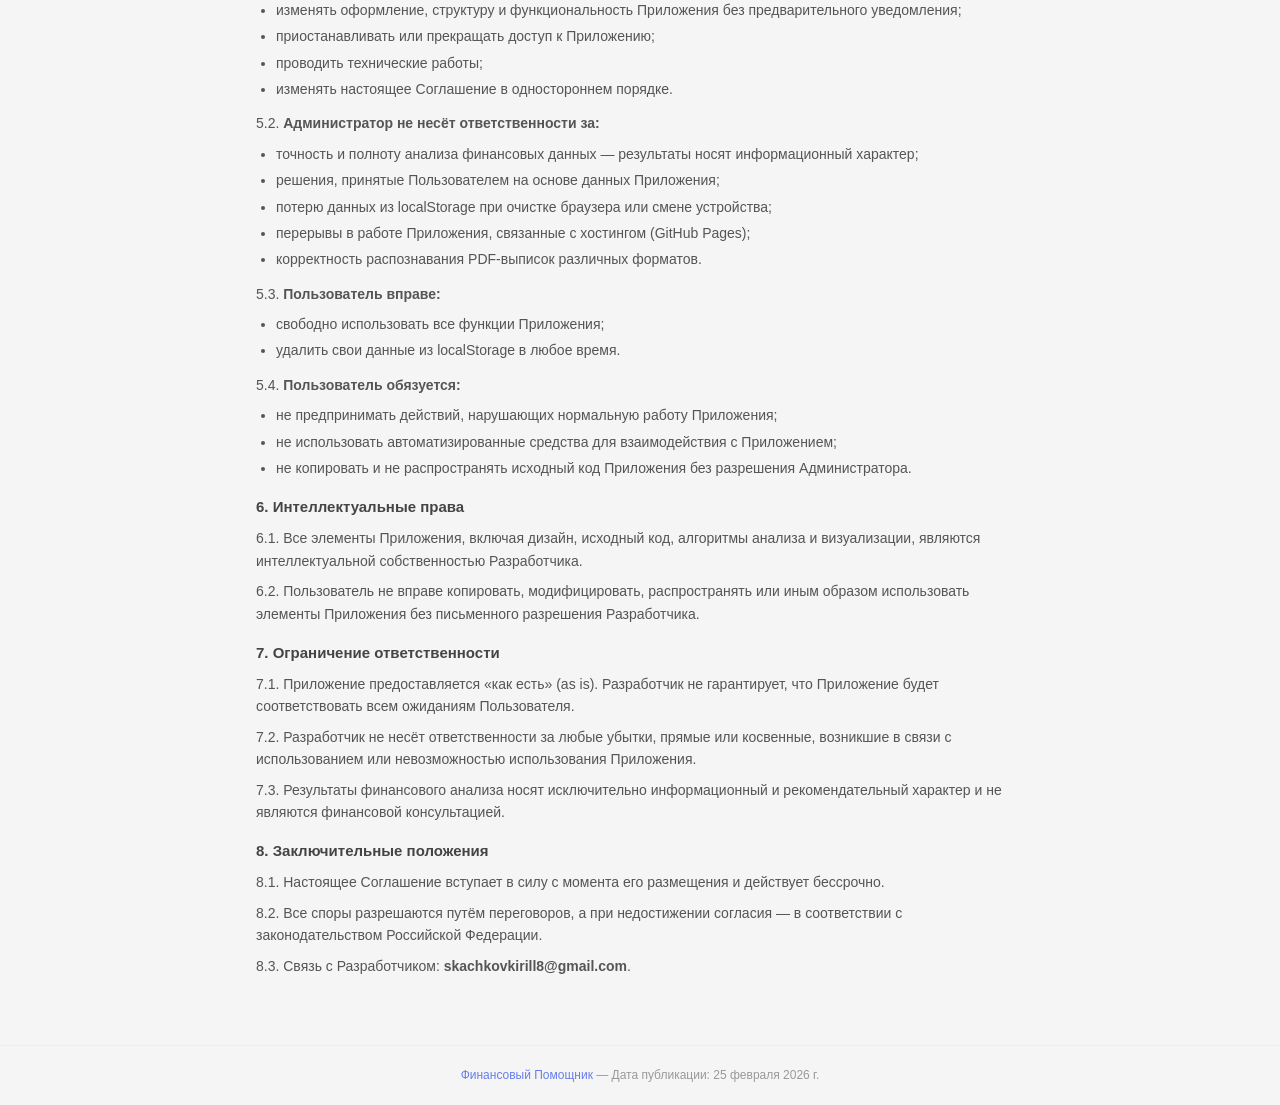
<file: legal.html>
<!DOCTYPE html>
<html lang="ru">
<head>
<meta charset="UTF-8">
<meta name="viewport" content="width=device-width, initial-scale=1.0">
<title>Правовая информация — Финансовый Помощник</title>
<style>
  * { margin:0; padding:0; box-sizing:border-box; }
  body {
    font-family: -apple-system, BlinkMacSystemFont, 'Segoe UI', Roboto, sans-serif;
    background: #f5f5f5;
    color: #333;
    line-height: 1.6;
  }
  .header {
    background: linear-gradient(135deg, #667eea 0%, #764ba2 100%);
    color: #fff;
    padding: 20px 16px 16px;
    position: sticky;
    top: 0;
    z-index: 100;
  }
  .header a { color: #fff; text-decoration: none; font-size: 14px; opacity: .85; }
  .header a:hover { opacity: 1; }
  .header h1 { font-size: 20px; margin: 8px 0 4px; }
  .header p { font-size: 13px; opacity: .8; }
  .tabs {
    display: flex;
    gap: 0;
    background: rgba(255,255,255,.15);
    border-radius: 12px;
    margin-top: 12px;
    overflow: hidden;
  }
  .tab {
    flex: 1;
    text-align: center;
    padding: 10px 6px;
    font-size: 12px;
    font-weight: 500;
    cursor: pointer;
    transition: background .2s;
    color: rgba(255,255,255,.7);
  }
  .tab.active {
    background: rgba(255,255,255,.25);
    color: #fff;
    font-weight: 600;
  }
  .content {
    max-width: 800px;
    margin: 0 auto;
    padding: 20px 16px 40px;
  }
  .doc { display: none; }
  .doc.active { display: block; }
  .doc h2 {
    font-size: 18px;
    color: #667eea;
    margin: 24px 0 12px;
  }
  .doc h2:first-child { margin-top: 0; }
  .doc h3 {
    font-size: 15px;
    color: #444;
    margin: 16px 0 8px;
  }
  .doc p, .doc li {
    font-size: 14px;
    margin-bottom: 8px;
    color: #555;
  }
  .doc ul {
    padding-left: 20px;
    margin-bottom: 12px;
  }
  .doc li { margin-bottom: 4px; }
  .highlight {
    background: #e8f0fe;
    border-left: 3px solid #667eea;
    padding: 12px 16px;
    border-radius: 0 8px 8px 0;
    margin: 16px 0;
  }
  .highlight p { color: #333; margin: 0; }
  .footer {
    text-align: center;
    padding: 20px;
    font-size: 12px;
    color: #999;
    border-top: 1px solid #eee;
    margin-top: 20px;
  }
  .footer a { color: #667eea; text-decoration: none; }
</style>
</head>
<body>

<div class="header">
  <a href="index.html">&larr; Назад к приложению</a>
  <h1>Правовая информация</h1>
  <p>Финансовый Помощник</p>
  <div class="tabs">
    <div class="tab active" onclick="showDoc('agreement')">Соглашение</div>
    <div class="tab" onclick="showDoc('privacy')">Перс. данные</div>
    <div class="tab" onclick="showDoc('cookies')">Cookie</div>
  </div>
</div>

<div class="content">

<!-- ========== ПОЛЬЗОВАТЕЛЬСКОЕ СОГЛАШЕНИЕ ========== -->
<div class="doc active" id="doc-agreement">

<h2>Пользовательское соглашение</h2>

<p>Настоящее Пользовательское соглашение (далее — Соглашение) регламентирует отношения между Скачковым Кириллом Владимировичем (далее — Администратор, Разработчик) и физическим лицом (далее — Пользователь) по предоставлению доступа к веб-приложению «Финансовый Помощник» (далее — Приложение, Сервис), расположенному по адресу: <b>https://skachkov13kirill-hub.github.io/-/finance/</b>.</p>

<div class="highlight">
  <p><b>Важно:</b> Приложение является полностью клиентским. Все данные (банковские выписки, транзакции, аналитика) обрабатываются и хранятся исключительно на устройстве Пользователя в хранилище браузера (localStorage). Никакие данные не передаются на серверы Разработчика или третьих лиц.</p>
</div>

<h3>1. Общие положения</h3>
<p>1.1. Настоящее Соглашение относится к веб-приложению «Финансовый Помощник», расположенному по адресу https://skachkov13kirill-hub.github.io/-/finance/.</p>
<p>1.2. Приложение является личным проектом Скачкова Кирилла Владимировича.</p>
<p>1.3. Администратор оставляет за собой право в любое время изменять, добавлять или удалять пункты настоящего Соглашения без предварительного уведомления Пользователя.</p>
<p>1.4. Пользователь принимает условия настоящего Соглашения в полном объёме, продолжая использовать Приложение.</p>
<p>1.5. Пользователь несёт персональную ответственность за проверку настоящего Соглашения на наличие изменений.</p>

<h3>2. Определения терминов</h3>
<p>2.1. <b>Приложение</b> — веб-приложение «Финансовый Помощник», предназначенное для анализа личных финансов на основе банковских выписок в формате PDF.</p>
<p>2.2. <b>Пользователь</b> — физическое лицо, имеющее доступ к Приложению посредством сети Интернет.</p>
<p>2.3. <b>Локальное хранилище (localStorage)</b> — механизм хранения данных в браузере Пользователя, доступный только на данном устройстве и в данном браузере.</p>
<p>2.4. <b>Банковская выписка</b> — PDF-файл, загружаемый Пользователем для анализа. Файл обрабатывается исключительно на стороне клиента (в браузере).</p>

<h3>3. Предмет соглашения</h3>
<p>3.1. Предметом настоящего Соглашения является предоставление Пользователю бесплатного доступа к функциям Приложения.</p>
<p>3.2. Приложение предоставляет следующие функции:</p>
<ul>
  <li>загрузка и анализ банковских выписок в формате PDF (Сбербанк, Тинькофф);</li>
  <li>категоризация расходов и доходов;</li>
  <li>визуализация финансовой аналитики (графики, диаграммы);</li>
  <li>прогнозирование расходов до конца месяца;</li>
  <li>оценка финансового здоровья.</li>
</ul>
<p>3.3. Доступ к Приложению предоставляется на бесплатной основе. Регистрация не требуется.</p>
<p>3.4. Использование Приложения регулируется нормами действующего законодательства Российской Федерации.</p>

<h3>4. Особенности обработки данных</h3>
<p>4.1. Приложение работает полностью на стороне клиента (в браузере Пользователя). Серверная часть для обработки данных отсутствует.</p>
<p>4.2. Загружаемые Пользователем PDF-файлы банковских выписок обрабатываются исключительно средствами JavaScript в браузере и не передаются на какие-либо серверы.</p>
<p>4.3. Результаты анализа сохраняются в localStorage браузера Пользователя и доступны только на том устройстве и в том браузере, где были созданы.</p>
<p>4.4. Пользователь может в любой момент удалить все сохранённые данные, очистив localStorage браузера или воспользовавшись соответствующей функцией в Приложении.</p>

<h3>5. Права и обязанности сторон</h3>
<p>5.1. <b>Администратор вправе:</b></p>
<ul>
  <li>изменять оформление, структуру и функциональность Приложения без предварительного уведомления;</li>
  <li>приостанавливать или прекращать доступ к Приложению;</li>
  <li>проводить технические работы;</li>
  <li>изменять настоящее Соглашение в одностороннем порядке.</li>
</ul>
<p>5.2. <b>Администратор не несёт ответственности за:</b></p>
<ul>
  <li>точность и полноту анализа финансовых данных — результаты носят информационный характер;</li>
  <li>решения, принятые Пользователем на основе данных Приложения;</li>
  <li>потерю данных из localStorage при очистке браузера или смене устройства;</li>
  <li>перерывы в работе Приложения, связанные с хостингом (GitHub Pages);</li>
  <li>корректность распознавания PDF-выписок различных форматов.</li>
</ul>
<p>5.3. <b>Пользователь вправе:</b></p>
<ul>
  <li>свободно использовать все функции Приложения;</li>
  <li>удалить свои данные из localStorage в любое время.</li>
</ul>
<p>5.4. <b>Пользователь обязуется:</b></p>
<ul>
  <li>не предпринимать действий, нарушающих нормальную работу Приложения;</li>
  <li>не использовать автоматизированные средства для взаимодействия с Приложением;</li>
  <li>не копировать и не распространять исходный код Приложения без разрешения Администратора.</li>
</ul>

<h3>6. Интеллектуальные права</h3>
<p>6.1. Все элементы Приложения, включая дизайн, исходный код, алгоритмы анализа и визуализации, являются интеллектуальной собственностью Разработчика.</p>
<p>6.2. Пользователь не вправе копировать, модифицировать, распространять или иным образом использовать элементы Приложения без письменного разрешения Разработчика.</p>

<h3>7. Ограничение ответственности</h3>
<p>7.1. Приложение предоставляется «как есть» (as is). Разработчик не гарантирует, что Приложение будет соответствовать всем ожиданиям Пользователя.</p>
<p>7.2. Разработчик не несёт ответственности за любые убытки, прямые или косвенные, возникшие в связи с использованием или невозможностью использования Приложения.</p>
<p>7.3. Результаты финансового анализа носят исключительно информационный и рекомендательный характер и не являются финансовой консультацией.</p>

<h3>8. Заключительные положения</h3>
<p>8.1. Настоящее Соглашение вступает в силу с момента его размещения и действует бессрочно.</p>
<p>8.2. Все споры разрешаются путём переговоров, а при недостижении согласия — в соответствии с законодательством Российской Федерации.</p>
<p>8.3. Связь с Разработчиком: <b>skachkovkirill8@gmail.com</b>.</p>

</div>

<!-- ========== ПОЛИТИКА ПЕРСОНАЛЬНЫХ ДАННЫХ ========== -->
<div class="doc" id="doc-privacy">

<h2>Политика обработки и защиты персональных данных</h2>

<p>Настоящая Политика обработки и защиты персональных данных (далее — Политика) разработана в соответствии с требованиями Федерального закона Российской Федерации №152-ФЗ «О персональных данных» и регулирует порядок обработки данных пользователей веб-приложения «Финансовый Помощник», расположенного по адресу https://skachkov13kirill-hub.github.io/-/finance/.</p>

<div class="highlight">
  <p><b>Ключевой принцип:</b> Приложение «Финансовый Помощник» не собирает, не хранит и не передаёт персональные данные Пользователей на какие-либо серверы. Вся обработка данных происходит исключительно в браузере Пользователя.</p>
</div>

<h3>1. Термины и определения</h3>
<p>1.1. <b>Разработчик</b> — Скачков Кирилл Владимирович, создатель и администратор веб-приложения «Финансовый Помощник» (email: skachkovkirill8@gmail.com).</p>
<p>1.2. <b>Персональные данные</b> — любая информация, относящаяся к прямо или косвенно определённому или определяемому физическому лицу (субъекту персональных данных).</p>
<p>1.3. <b>Обработка персональных данных</b> — любое действие или совокупность действий, совершаемых с персональными данными, включая сбор, запись, систематизацию, накопление, хранение, уточнение, извлечение, использование, передачу, обезличивание, блокирование, удаление, уничтожение.</p>
<p>1.4. <b>Пользователь</b> — физическое лицо, использующее веб-приложение «Финансовый Помощник».</p>
<p>1.5. <b>Cookies</b> — небольшой фрагмент данных, хранимый в браузере Пользователя.</p>
<p>1.6. <b>localStorage</b> — механизм хранения данных в браузере, доступный только на конкретном устройстве.</p>

<h3>2. Общие положения</h3>
<p>2.1. Приложение «Финансовый Помощник» является полностью клиентским веб-приложением. Это означает, что:</p>
<ul>
  <li>у Приложения нет серверной части для обработки или хранения пользовательских данных;</li>
  <li>Приложение размещено на статическом хостинге GitHub Pages;</li>
  <li>все вычисления и анализ выполняются в браузере Пользователя;</li>
  <li>данные сохраняются только в localStorage браузера на устройстве Пользователя.</li>
</ul>
<p>2.2. Разработчик не имеет технической возможности получить доступ к данным, загруженным или обработанным в Приложении.</p>
<p>2.3. Используя Приложение, Пользователь выражает согласие с условиями настоящей Политики.</p>

<h3>3. Данные, обрабатываемые Приложением</h3>
<p>3.1. <b>Данные, обрабатываемые локально (в браузере Пользователя):</b></p>
<ul>
  <li>содержимое загруженных PDF-файлов банковских выписок;</li>
  <li>извлечённые транзакции (даты, суммы, описания операций);</li>
  <li>категории расходов и доходов;</li>
  <li>результаты финансового анализа и прогнозов.</li>
</ul>
<p>3.2. <b>Данные, которые Разработчик НЕ собирает:</b></p>
<ul>
  <li>персональные данные Пользователя (ФИО, телефон, email, адрес);</li>
  <li>содержимое банковских выписок;</li>
  <li>финансовую информацию (суммы, категории, остатки);</li>
  <li>данные для авторизации (регистрация не предусмотрена);</li>
  <li>IP-адреса, данные об устройствах (за исключением стандартных логов хостинга GitHub Pages, см. п. 3.3).</li>
</ul>
<p>3.3. <b>Данные хостинга:</b> Приложение размещено на GitHub Pages. GitHub может собирать стандартные серверные логи (IP-адрес, User-Agent, время запроса) в соответствии со своей <a href="https://docs.github.com/en/site-policy/privacy-policies/github-general-privacy-statement" target="_blank" style="color:#667eea">Политикой конфиденциальности</a>. Разработчик не имеет доступа к этим логам.</p>

<h3>4. Цели обработки данных</h3>
<p>4.1. Локальная обработка данных в браузере осуществляется исключительно для:</p>
<ul>
  <li>анализа финансовых транзакций из банковских выписок;</li>
  <li>категоризации расходов и доходов;</li>
  <li>построения графиков и диаграмм;</li>
  <li>формирования прогнозов и оценки финансового здоровья;</li>
  <li>сохранения результатов анализа между сессиями работы с Приложением.</li>
</ul>

<h3>5. Хранение и удаление данных</h3>
<p>5.1. Все данные хранятся в localStorage браузера Пользователя на его устройстве.</p>
<p>5.2. Данные доступны только в том браузере и на том устройстве, где были сохранены.</p>
<p>5.3. Пользователь полностью контролирует свои данные и может удалить их в любое время:</p>
<ul>
  <li>через функцию очистки данных в Приложении;</li>
  <li>через очистку данных сайта в настройках браузера;</li>
  <li>через удаление cookies и данных сайтов в браузере.</li>
</ul>
<p>5.4. При удалении данных они уничтожаются безвозвратно, так как резервных копий на серверах не существует.</p>

<h3>6. Передача данных третьим лицам</h3>
<p>6.1. Разработчик не передаёт персональные данные Пользователей третьим лицам, поскольку не собирает и не имеет доступа к таким данным.</p>
<p>6.2. Приложение не содержит систем аналитики (Google Analytics, Яндекс.Метрика и т.п.) и не передаёт данные рекламным сетям.</p>
<p>6.3. Приложение не совершает сетевых запросов для передачи пользовательских данных. Единственные сетевые запросы — загрузка самого Приложения с GitHub Pages и подключаемых библиотек (PDF.js, Chart.js) с CDN.</p>

<h3>7. Меры безопасности</h3>
<p>7.1. Безопасность данных обеспечивается архитектурным решением: данные никогда не покидают устройство Пользователя.</p>
<p>7.2. Разработчик рекомендует Пользователям:</p>
<ul>
  <li>использовать актуальную версию браузера;</li>
  <li>не предоставлять доступ к своему устройству посторонним лицам;</li>
  <li>использовать пароль или биометрическую защиту на устройстве.</li>
</ul>

<h3>8. Права Пользователя</h3>
<p>8.1. Пользователь имеет полный контроль над своими данными, так как они хранятся только на его устройстве.</p>
<p>8.2. Пользователь может в любой момент удалить все данные, очистив localStorage.</p>
<p>8.3. По любым вопросам, связанным с обработкой данных, Пользователь может обратиться по адресу: <b>skachkovkirill8@gmail.com</b>.</p>

<h3>9. Заключительные положения</h3>
<p>9.1. Разработчик вправе вносить изменения в настоящую Политику без предварительного уведомления.</p>
<p>9.2. Новая редакция Политики вступает в силу с момента её размещения в Приложении.</p>
<p>9.3. К настоящей Политике применяется действующее законодательство Российской Федерации.</p>

</div>

<!-- ========== ПОЛИТИКА COOKIE ========== -->
<div class="doc" id="doc-cookies">

<h2>Политика использования файлов Cookie</h2>

<h3>1. Общие положения</h3>
<p>1.1. Настоящая Политика регулирует использование файлов cookie и технологий локального хранения данных веб-приложением «Финансовый Помощник» (далее — Приложение), расположенным по адресу: https://skachkov13kirill-hub.github.io/-/finance/.</p>
<p>1.2. Приложение использует технологию localStorage (локальное хранилище браузера) для сохранения данных финансового анализа между сессиями. Это необходимо для основной функциональности Приложения.</p>
<p>1.3. Продолжая использовать Приложение, Пользователь соглашается с условиями настоящей Политики.</p>

<div class="highlight">
  <p><b>Важно:</b> Приложение не использует cookie для отслеживания, рекламы или аналитики. Технология localStorage применяется исключительно для сохранения данных анализа Пользователя на его устройстве.</p>
</div>

<h3>2. Основные понятия</h3>
<p>2.1. <b>Cookie-файлы</b> — небольшие фрагменты данных, которые хранятся на устройстве Пользователя и передаются серверу при каждом запросе к сайту.</p>
<p>2.2. <b>localStorage</b> — технология хранения данных в браузере, которая, в отличие от cookie, не передаёт данные серверу. Данные остаются исключительно на устройстве Пользователя.</p>
<p>2.3. <b>Сайт (Приложение)</b> — веб-приложение «Финансовый Помощник», доступное по адресу https://skachkov13kirill-hub.github.io/-/finance/.</p>

<h3>3. Какие технологии использует Приложение</h3>
<p>3.1. <b>localStorage</b> — основная технология хранения:</p>
<ul>
  <li>сохранение загруженных и обработанных транзакций;</li>
  <li>сохранение настроек отображения (текущий месяц, фильтры);</li>
  <li>кэширование результатов анализа для быстрого отображения.</li>
</ul>
<p>3.2. <b>Cookie-файлы от GitHub Pages:</b> Хостинг-провайдер (GitHub) может устанавливать технические cookie для обеспечения работы сервиса. Разработчик Приложения не контролирует эти cookie.</p>
<p>3.3. <b>Приложение НЕ использует:</b></p>
<ul>
  <li>рекламные cookie;</li>
  <li>cookie для отслеживания и аналитики;</li>
  <li>cookie третьих сторон для профилирования;</li>
  <li>веб-маяки или пиксели отслеживания.</li>
</ul>

<h3>4. Цели использования localStorage</h3>
<p>4.1. Данные в localStorage используются исключительно для:</p>
<ul>
  <li>обеспечения основной функциональности Приложения;</li>
  <li>сохранения данных анализа между сессиями;</li>
  <li>удобства Пользователя (не нужно повторно загружать выписки).</li>
</ul>
<p>4.2. Данные из localStorage никогда не передаются на серверы и не покидают устройство Пользователя.</p>

<h3>5. Управление данными</h3>
<p>5.1. Пользователь может удалить данные из localStorage в любое время:</p>
<ul>
  <li>через функцию очистки в Приложении;</li>
  <li>через настройки браузера: «Очистить данные сайта»;</li>
  <li>через инструменты разработчика браузера (F12 → Application → Local Storage).</li>
</ul>
<p>5.2. Отключение localStorage в браузере может привести к невозможности сохранения результатов анализа между сессиями, но не повлияет на разовый анализ загруженных выписок.</p>
<p>5.3. Пользователь может управлять cookie через настройки своего браузера. Инструкции для популярных браузеров:</p>
<ul>
  <li>Chrome: Настройки → Конфиденциальность и безопасность → Файлы cookie;</li>
  <li>Safari: Настройки → Конфиденциальность → Файлы cookie;</li>
  <li>Firefox: Настройки → Приватность и защита → Куки и данные сайтов.</li>
</ul>

<h3>6. Хранение данных</h3>
<p>6.1. Данные в localStorage хранятся бессрочно до момента их удаления Пользователем или очистки данных браузера.</p>
<p>6.2. Объём данных ограничен возможностями браузера (обычно 5-10 МБ).</p>

<h3>7. Заключительные положения</h3>
<p>7.1. Разработчик вправе изменять настоящую Политику в одностороннем порядке. Изменения вступают в силу с момента публикации на Сайте.</p>
<p>7.2. По вопросам, связанным с настоящей Политикой, Пользователь может обратиться по адресу: <b>skachkovkirill8@gmail.com</b>.</p>

</div>

</div>

<div class="footer">
  <a href="index.html">Финансовый Помощник</a> &mdash; Дата публикации: 25 февраля 2026 г.
</div>

<script>
function showDoc(id) {
  document.querySelectorAll('.doc').forEach(d => d.classList.remove('active'));
  document.querySelectorAll('.tab').forEach(t => t.classList.remove('active'));
  document.getElementById('doc-' + id).classList.add('active');
  const tabs = document.querySelectorAll('.tab');
  const map = { agreement: 0, privacy: 1, cookies: 2 };
  tabs[map[id]].classList.add('active');
  window.scrollTo(0, 0);
}
// Handle hash navigation
if (location.hash === '#privacy') showDoc('privacy');
else if (location.hash === '#cookies') showDoc('cookies');
</script>

</body>
</html>
</file>
